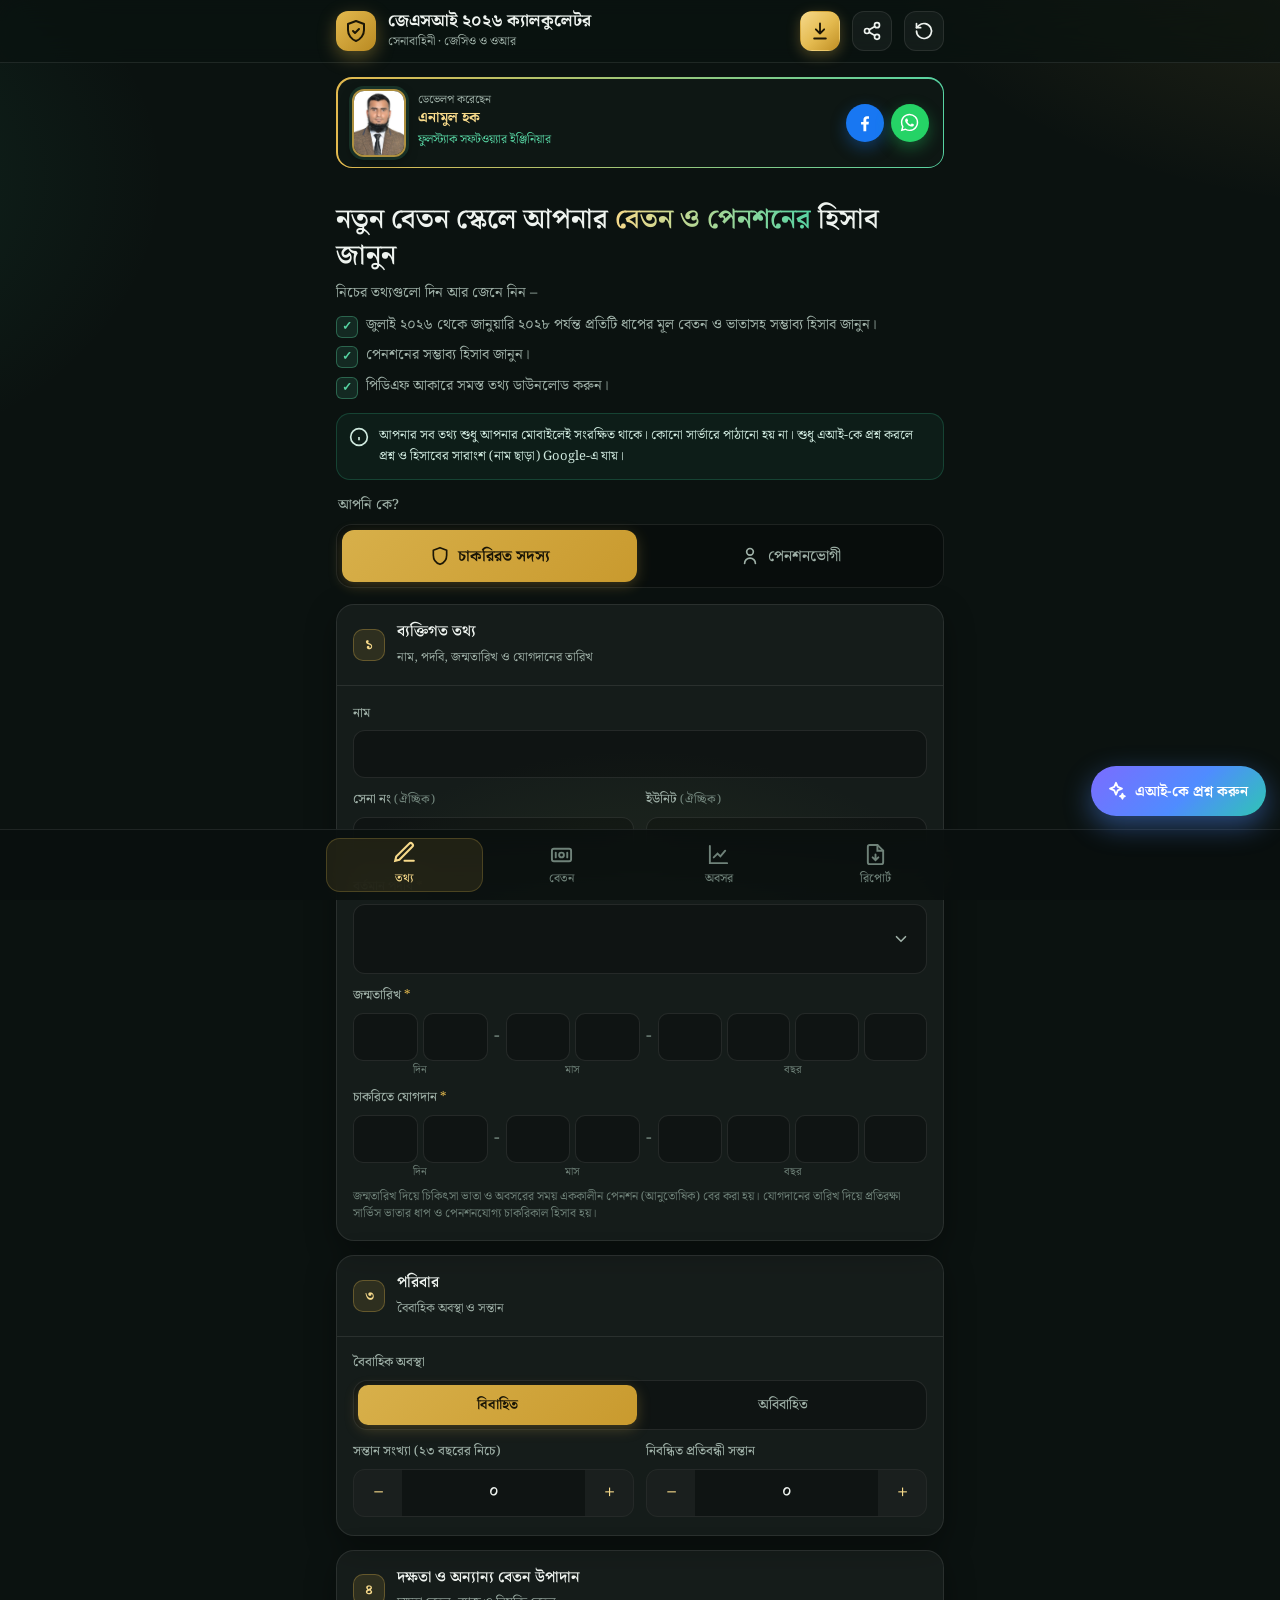
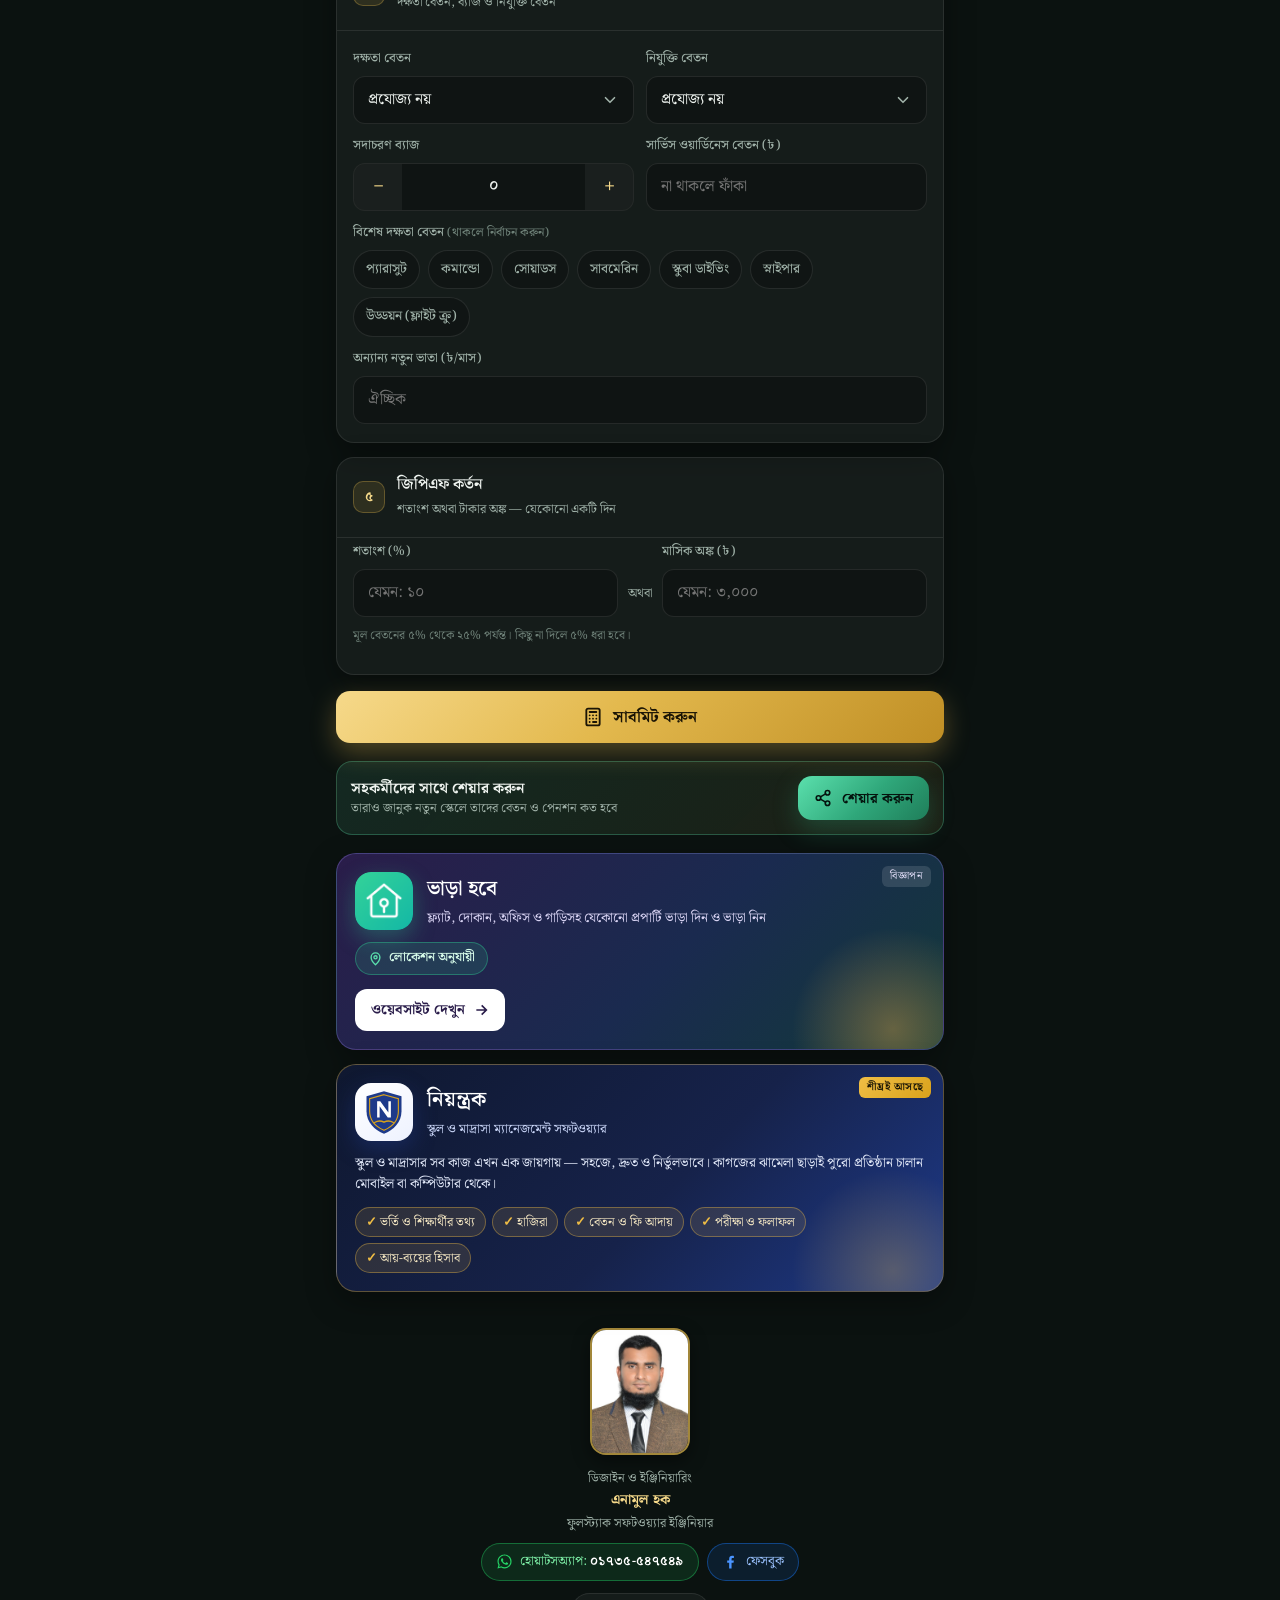
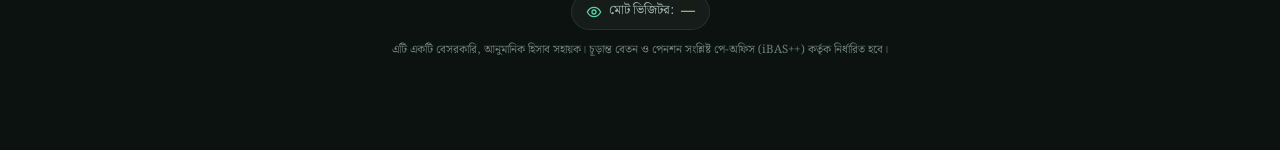
<file: index.html>
<!DOCTYPE html>
<html lang="bn">
<head>
  <meta charset="UTF-8" />
  <meta name="viewport" content="width=device-width, initial-scale=1, viewport-fit=cover" />
  <meta name="theme-color" content="#0b1210" />
  <title>জেএসআই ২০২৬ বেতন ও পেনশন ক্যালকুলেটর | সেনাবাহিনী জেসিও ও ওআর</title>
  <meta name="description" content="জেএসআই ০১/২০২৬ অনুযায়ী সেনাবাহিনীর জেসিও ও ওআর সদস্যদের নতুন মূল বেতন, ধাপে ধাপে বেতন বৃদ্ধি, ভাতা ও পেনশনের হিসাব — পিডিএফ রিপোর্টসহ।" />
  <meta name="author" content="এনামুল হক — ফুলস্ট্যাক সফটওয়্যার ইঞ্জিনিয়ার" />
  <!-- লিংক শেয়ার করলে যে প্রিভিউ দেখা যায় (Facebook, WhatsApp, Messenger, Telegram) -->
  <!-- __SITE__ ডিপ্লয়ের সময় সাইটের আসল ঠিকানায় বদলে যায় (.github/workflows/deploy.yml) -->
  <link rel="canonical" href="__SITE__" />
  <meta property="og:type" content="website" />
  <meta property="og:locale" content="bn_BD" />
  <meta property="og:site_name" content="JSI-2026" />
  <meta property="og:url" content="__SITE__" />
  <meta property="og:title" content="JSI-2026 | নতুন বেতন স্কেলে আপনার বেতন ও পেনশনের হিসাব" />
  <meta property="og:description" content="সেনাবাহিনীর জেসিও ও ওআর সদস্যদের জন্য জেএসআই ০১/২০২৬ অনুযায়ী নতুন মূল বেতন, ধাপে ধাপে বৃদ্ধি, ভাতা, পেনশন ও আনুতোষিকের হিসাব — এক মিনিটে, পিডিএফসহ, সম্পূর্ণ ফ্রি।" />
  <meta property="og:image" content="__SITE__assets/img/og-image-v2.jpg" />
  <meta property="og:image:width" content="1200" />
  <meta property="og:image:height" content="630" />
  <meta property="og:image:alt" content="JSI-2026 বেতন ও পেনশন ক্যালকুলেটর" />
  <meta name="twitter:card" content="summary_large_image" />
  <meta name="twitter:title" content="JSI-2026 | নতুন বেতন স্কেলে আপনার বেতন ও পেনশনের হিসাব" />
  <meta name="twitter:description" content="জেএসআই ০১/২০২৬ অনুযায়ী নতুন মূল বেতন, ভাতা ও পেনশনের হিসাব — পিডিএফসহ, সম্পূর্ণ ফ্রি।" />
  <meta name="twitter:image" content="__SITE__assets/img/og-image-v2.jpg" />
  <link rel="icon" href="assets/icon.svg" type="image/svg+xml" />
  <link rel="manifest" href="manifest.webmanifest" />
  <link rel="apple-touch-icon" href="assets/img/apple-touch-icon.png" />
  <meta name="mobile-web-app-capable" content="yes" />
  <meta name="apple-mobile-web-app-capable" content="yes" />
  <meta name="apple-mobile-web-app-status-bar-style" content="black-translucent" />
  <meta name="apple-mobile-web-app-title" content="JSI-2026" />
  <link rel="preload" href="assets/fonts/noto-serif-bengali-bengali-400-normal.woff2" as="font" type="font/woff2" crossorigin />
  <link rel="preload" href="assets/fonts/noto-serif-bengali-bengali-700-normal.woff2" as="font" type="font/woff2" crossorigin />
  <link rel="stylesheet" href="assets/css/style.css?v=dev" />
</head>
<body>

<header class="appbar">
  <div class="wrap">
    <div class="logo" aria-hidden="true">
      <svg viewBox="0 0 24 24" fill="none" stroke="currentColor" stroke-width="2" stroke-linecap="round" stroke-linejoin="round"><path d="M12 2 4 5v6c0 5 3.4 9.4 8 11 4.6-1.6 8-6 8-11V5l-8-3Z"/><path d="m9 12 2 2 4-4"/></svg>
    </div>
    <div class="brand">
      <h1>জেএসআই ২০২৬ ক্যালকুলেটর</h1>
      <p>সেনাবাহিনী · জেসিও ও ওআর</p>
    </div>
    <button class="icon-btn dl-btn" id="btn-install-top" title="অ্যাপ ডাউনলোড করুন" aria-label="অ্যাপ ডাউনলোড করুন">
      <svg viewBox="0 0 24 24" fill="none" stroke="currentColor" stroke-width="2.2" stroke-linecap="round" stroke-linejoin="round"><path d="M12 3v12M7 10l5 5 5-5"/><path d="M5 21h14"/></svg>
    </button>
    <button class="icon-btn" id="btn-share" title="শেয়ার করুন" aria-label="শেয়ার করুন">
      <svg viewBox="0 0 24 24" fill="none" stroke="currentColor" stroke-width="2" stroke-linecap="round" stroke-linejoin="round"><circle cx="18" cy="5" r="3"/><circle cx="6" cy="12" r="3"/><circle cx="18" cy="19" r="3"/><path d="m8.6 13.5 6.8 4M15.4 6.5l-6.8 4"/></svg>
    </button>
    <button class="icon-btn" id="btn-reset" title="সব তথ্য মুছুন" aria-label="সব তথ্য মুছুন">
      <svg viewBox="0 0 24 24" fill="none" stroke="currentColor" stroke-width="2" stroke-linecap="round" stroke-linejoin="round"><path d="M3 12a9 9 0 1 0 3-6.7L3 8"/><path d="M3 3v5h5"/></svg>
    </button>
  </div>
</header>

<main class="wrap">

  <div class="dev-ribbon">
    <div class="in">
      <img class="avatar" src="assets/img/developer-full.jpg" alt="এনামুল হক" width="54" height="68" />
      <div>
        <small>ডেভেলপ করেছেন</small>
        <b id="dev-name">এনামুল হক</b>
        <span class="role" id="dev-role">ফুলস্ট্যাক সফটওয়্যার ইঞ্জিনিয়ার</span>
      </div>
      <div class="dev-links">
        <a class="dev-fb" id="devFb" href="https://www.facebook.com/anamul.haque.22772" target="_blank" rel="noopener" aria-label="ফেসবুকে ফলো করুন"><svg viewBox="0 0 24 24" fill="currentColor" aria-hidden="true"><path d="M13.5 22v-8.2h2.8l.4-3.2h-3.2V8.6c0-.9.3-1.6 1.6-1.6h1.7V4.1c-.3 0-1.3-.1-2.5-.1-2.5 0-4.2 1.5-4.2 4.3v2.4H7.3v3.2h2.8V22h3.4Z"/></svg></a>
        <a class="dev-wa" id="devWa" href="https://wa.me/8801735547549" target="_blank" rel="noopener" aria-label="হোয়াটসঅ্যাপে যোগাযোগ"><svg viewBox="0 0 24 24" fill="currentColor" aria-hidden="true"><path d="M12.04 2C6.58 2 2.13 6.45 2.13 11.91c0 1.75.46 3.45 1.32 4.95L2.05 22l5.25-1.38a9.9 9.9 0 0 0 4.74 1.21h.01c5.46 0 9.91-4.45 9.91-9.91 0-2.65-1.03-5.14-2.9-7.01A9.82 9.82 0 0 0 12.04 2Zm0 18.15h-.01a8.2 8.2 0 0 1-4.19-1.15l-.3-.18-3.12.82.83-3.04-.2-.31a8.2 8.2 0 0 1-1.26-4.38c0-4.54 3.7-8.23 8.25-8.23 2.2 0 4.27.86 5.82 2.42a8.18 8.18 0 0 1 2.41 5.82c0 4.54-3.7 8.23-8.23 8.23Zm4.52-6.16c-.25-.12-1.47-.72-1.69-.81-.23-.08-.39-.12-.56.12-.17.25-.64.81-.78.97-.14.17-.29.19-.54.06-.25-.12-1.05-.39-1.99-1.23-.74-.66-1.23-1.47-1.38-1.72-.14-.25-.02-.38.11-.51.11-.11.25-.29.37-.43.12-.14.17-.25.25-.41.08-.17.04-.31-.02-.43-.06-.12-.56-1.34-.76-1.84-.2-.48-.41-.42-.56-.43h-.48c-.17 0-.43.06-.66.31-.23.25-.86.85-.86 2.07 0 1.22.89 2.4 1.01 2.56.12.17 1.75 2.67 4.24 3.74.59.26 1.05.41 1.41.52.59.19 1.13.16 1.56.1.48-.07 1.47-.6 1.67-1.18.21-.58.21-1.07.14-1.18-.06-.1-.22-.16-.47-.28Z"/></svg></a>
      </div>
    </div>
  </div>

  <!-- অ্যাপ ইনস্টলের পরামর্শ (শুধু মোবাইলে, ইনস্টল না করা থাকলে) -->
  <div class="install-card" id="installCard" hidden>
    <img src="assets/img/icon-192.png" alt="" width="46" height="46" />
    <div class="ic-t">
      <b>মোবাইলে অ্যাপ হিসেবে ইনস্টল করুন</b>
      <small>এক চাপে খুলবে, ইন্টারনেট ছাড়াও চলবে</small>
      <div class="ic-steps" id="installSteps" hidden></div>
    </div>
    <div class="ic-act">
      <button type="button" class="ic-btn" id="installBtn">ইনস্টল</button>
      <button type="button" class="ic-x" id="installClose" aria-label="বন্ধ করুন">×</button>
    </div>
  </div>

  <!-- ===================== ভিউ ১: তথ্য ===================== -->
  <section class="view active" id="view-input">
    <div class="hero">
      <h2>নতুন বেতন স্কেলে আপনার <em>বেতন ও পেনশনের</em> হিসাব জানুন</h2>
      <p>নিচের তথ্যগুলো দিন আর জেনে নিন –</p>
      <ul class="hero-list">
        <li>জুলাই ২০২৬ থেকে জানুয়ারি ২০২৮ পর্যন্ত প্রতিটি ধাপের মূল বেতন ও ভাতাসহ সম্ভাব্য হিসাব জানুন।</li>
        <li>পেনশনের সম্ভাব্য হিসাব জানুন।</li>
        <li>পিডিএফ আকারে সমস্ত তথ্য ডাউনলোড করুন।</li>
      </ul>
    </div>

    <div class="notice info">
      <svg viewBox="0 0 24 24" fill="none" stroke="currentColor" stroke-width="2"><circle cx="12" cy="12" r="10"/><path d="M12 16v-4M12 8h.01"/></svg>
      <div>আপনার সব তথ্য শুধু আপনার মোবাইলেই সংরক্ষিত থাকে। কোনো সার্ভারে পাঠানো হয় না। শুধু এআই-কে প্রশ্ন করলে প্রশ্ন ও হিসাবের সারাংশ (নাম ছাড়া) Google-এ যায়।</div>
    </div>

    <div class="mode-pick" role="radiogroup" aria-label="আপনি কে">
      <div class="mode-q">আপনি কে?</div>
      <div class="seg mode-seg" data-seg="mode">
        <button type="button" data-v="SERVING"><svg viewBox="0 0 24 24" fill="none" stroke="currentColor" stroke-width="2" stroke-linecap="round" stroke-linejoin="round"><path d="M12 2 4 5v6c0 5 3.4 9.4 8 11 4.6-1.6 8-6 8-11V5l-8-3Z"/></svg>চাকরিরত সদস্য</button>
        <button type="button" data-v="RETIRED"><svg viewBox="0 0 24 24" fill="none" stroke="currentColor" stroke-width="2" stroke-linecap="round" stroke-linejoin="round"><circle cx="12" cy="7" r="4"/><path d="M5.5 21a6.5 6.5 0 0 1 13 0"/></svg>পেনশনভোগী</button>
      </div>
    </div>

    <form id="form" autocomplete="off" onsubmit="return false">

      <!-- ১. ব্যক্তিগত তথ্য -->
      <div class="card acc open">
        <div class="acc-head">
          <span class="num">১</span>
          <span class="t"><b>ব্যক্তিগত তথ্য</b><small>নাম, পদবি, জন্মতারিখ ও যোগদানের তারিখ</small></span>
        </div>
        <div class="acc-body"><div><div class="acc-inner">
          <div class="grid">
            <div class="field full"><label>নাম</label><input class="input" id="name" /></div>
            <div class="field"><label>সেনা নং <span class="hint">(ঐচ্ছিক)</span></label><input class="input" id="baNo" inputmode="numeric" /></div>
            <div class="field"><label>ইউনিট <span class="hint">(ঐচ্ছিক)</span></label><input class="input" id="unit" /></div>
            <div class="field full"><label>বর্তমান পদবি <span class="req">*</span></label><select class="input" id="rank"></select></div>
            <div class="field full"><label>জন্মতারিখ <span class="req">*</span></label><input class="input date-in" type="text" inputmode="numeric" maxlength="10" placeholder="দিন-মাস-বছর" autocomplete="off" id="dob" /></div>
            <div class="field full"><label>চাকরিতে যোগদান <span class="req">*</span></label><input class="input date-in" type="text" inputmode="numeric" maxlength="10" placeholder="দিন-মাস-বছর" autocomplete="off" id="joinDate" /></div>
          </div>
          <p class="hint" style="margin:10px 0 0">জন্মতারিখ দিয়ে চিকিৎসা ভাতা ও অবসরের সময় এককালীন পেনশন (আনুতোষিক) বের করা হয়। যোগদানের তারিখ দিয়ে প্রতিরক্ষা সার্ভিস ভাতার ধাপ ও পেনশনযোগ্য চাকরিকাল হিসাব হয়।</p>
        </div></div></div>
      </div>

      <!-- ২. মূল বেতন (পদবি দেওয়ার পর দেখা যায়) -->
      <div class="card acc open" id="secBasic" hidden>
        <div class="acc-head">
          <span class="num">২</span>
          <span class="t"><b>৩০ জুন ২০২৬-এর মূল বেতন</b><small>জেএসআই ০১/২০১৬ অনুযায়ী আহরিত মূল বেতন</small></span>
        </div>
        <div class="acc-body"><div><div class="acc-inner">
          <div class="grid">
            <div class="field full" id="oldBasicField"><label>বর্তমান মূল বেতন (৳) <span class="req">*</span></label>
              <select class="input" id="oldBasicSel"></select>
              <input class="input" id="oldBasic" inputmode="numeric" placeholder="মূল বেতন লিখুন" hidden /></div>
          </div>
          <p class="hint" id="oldStartHint" style="margin:8px 0 0"></p>
        </div></div></div>
      </div>

      <!-- ৩. পরিবার -->
      <div class="card acc open">
        <div class="acc-head">
          <span class="num">৩</span>
          <span class="t"><b>পরিবার</b><small>বৈবাহিক অবস্থা ও সন্তান</small></span>
        </div>
        <div class="acc-body"><div><div class="acc-inner">
          <div class="field"><label>বৈবাহিক অবস্থা</label>
            <div class="seg" data-seg="marital"><button type="button" data-v="MARRIED">বিবাহিত</button><button type="button" data-v="UNMARRIED">অবিবাহিত</button></div>
          </div>
          <div class="grid" style="margin-top:12px">
            <div class="field"><label>সন্তান সংখ্যা (২৩ বছরের নিচে)</label><div class="stepper" data-step="children"><button type="button" data-d="-1">−</button><output>০</output><button type="button" data-d="1">+</button></div></div>
            <div class="field"><label>নিবন্ধিত প্রতিবন্ধী সন্তান</label><div class="stepper" data-step="disabledChildren"><button type="button" data-d="-1">−</button><output>০</output><button type="button" data-d="1">+</button></div></div>
          </div>
        </div></div></div>
      </div>

      <!-- ৪. বেতন উপাদান -->
      <div class="card acc open">
        <div class="acc-head">
          <span class="num">৪</span>
          <span class="t"><b>দক্ষতা ও অন্যান্য বেতন উপাদান</b><small>দক্ষতা বেতন, ব্যাজ ও নিযুক্তি বেতন</small></span>
        </div>
        <div class="acc-body"><div><div class="acc-inner">
          <div class="grid">
            <div class="field"><label>দক্ষতা বেতন</label><select class="input" id="skill"></select></div>
            <div class="field"><label>নিযুক্তি বেতন</label><select class="input" id="appointment"></select></div>
            <div class="field"><label>সদাচরণ ব্যাজ</label><div class="stepper" data-step="badges"><button type="button" data-d="-1">−</button><output>০</output><button type="button" data-d="1">+</button></div></div>
            <div class="field"><label>সার্ভিস ওয়ার্ডিনেস বেতন (৳)</label><input class="input" id="serviceWardenship" inputmode="numeric" placeholder="না থাকলে ফাঁকা" /></div>
          </div>
          <div class="field"><label>বিশেষ দক্ষতা বেতন <span class="hint">(থাকলে নির্বাচন করুন)</span></label><div class="chips" id="specials"></div></div>
          <div class="field"><label>অন্যান্য নতুন ভাতা (৳/মাস)</label><input class="input" id="otherNew" inputmode="numeric" placeholder="ঐচ্ছিক" /></div>
        </div></div></div>
      </div>

      <!-- ৫. জিপিএফ কর্তন -->
      <div class="card acc open">
        <div class="acc-head">
          <span class="num">৫</span>
          <span class="t"><b>জিপিএফ কর্তন</b><small>শতাংশ অথবা টাকার অঙ্ক — যেকোনো একটি দিন</small></span>
        </div>
        <div class="acc-body"><div><div class="acc-inner">
          <div class="gpf-pair">
            <div class="field"><label>শতাংশ (%)</label><input class="input" id="gpfPct" inputmode="decimal" placeholder="যেমন: ১০" /></div>
            <span class="gpf-or">অথবা</span>
            <div class="field"><label>মাসিক অঙ্ক (৳)</label><input class="input" id="gpfAmt" inputmode="numeric" placeholder="যেমন: ৩,০০০" /></div>
          </div>
          <p class="hint" id="gpfHint">মূল বেতনের ৫% থেকে ২৫% পর্যন্ত। কিছু না দিলে ৫% ধরা হবে।</p>
        </div></div></div>
      </div>

      <div class="form-submit">
        <button type="button" class="btn btn-primary btn-block" id="btn-calc">
          <svg viewBox="0 0 24 24" fill="none" stroke="currentColor" stroke-width="2.2" stroke-linecap="round"><rect x="4" y="2" width="16" height="20" rx="2"/><path d="M8 6h8M8 10h.01M12 10h.01M16 10h.01M8 14h.01M12 14h.01M16 14h.01M8 18h.01M12 18h4"/></svg>
          সাবমিট করুন
        </button>
      </div>
    </form>

    <!-- ===== পেনশনভোগী (১ জুলাই ২০২৬-এর আগে অবসরপ্রাপ্ত) ===== -->
    <div id="penForm" hidden>
      <div class="card pen-card">
        <div class="pen-head">
          <span class="num">১</span>
          <div><b>পেনশনের তথ্য</b><small>১ জুলাই ২০২৬-এর আগে অবসরপ্রাপ্তদের জন্য</small></div>
        </div>
        <div class="field"><label>পেনশনভোগীর নাম <span class="hint">(ঐচ্ছিক)</span></label><input class="input" id="penName" placeholder="যেমন: মোঃ আব্দুল করিম" /></div>
        <div class="field"><label>পেনশনের ধরন</label>
          <div class="seg" data-seg="penType"><button type="button" data-v="SELF">নিজের পেনশন</button><button type="button" data-v="FAMILY">পারিবারিক পেনশন</button></div>
        </div>
        <div class="field"><label>৩০ জুন ২০২৬ তারিখে মাসিক নিট পেনশন (৳) <span class="req">*</span></label>
          <input class="input pen-big" id="penNet" inputmode="numeric" placeholder="যেমন: ১৫০০০" />
          <span class="hint">পেনশন বই বা ব্যাংকের হিসাবে জুন ২০২৬-এ যত টাকা মাসিক পেনশন পেয়েছেন (চিকিৎসা ভাতা ছাড়া)</span>
        </div>
        <div class="field"><label>পেনশনভোগীর জন্মতারিখ <span class="req">*</span></label><input class="input date-in" type="text" inputmode="numeric" maxlength="10" placeholder="দিন-মাস-বছর" autocomplete="off" id="penDob" /></div>
        <div class="grid" style="margin-top:12px">
          <div class="field"><label>রেশন: প্রাপ্তবয়স্ক সদস্য</label><div class="stepper" data-step="penAdults"><button type="button" data-d="-1">−</button><output>০</output><button type="button" data-d="1">+</button></div></div>
          <div class="field"><label>রেশন: ১২ বছরের নিচের সন্তান</label><div class="stepper" data-step="penChildren"><button type="button" data-d="-1">−</button><output>০</output><button type="button" data-d="1">+</button></div></div>
        </div>
        <p class="hint" style="margin:10px 0 0">নিজেসহ পরিবারের প্রাপ্তবয়স্ক সদস্য গুনুন। ১২ বছর ও তার বেশি বয়সী সন্তানও প্রাপ্তবয়স্ক হিসেবে ধরা হয়।</p>
      </div>
      <div class="form-submit">
        <button type="button" class="btn btn-primary btn-block" id="btn-pen-calc">
          <svg viewBox="0 0 24 24" fill="none" stroke="currentColor" stroke-width="2.2" stroke-linecap="round"><rect x="4" y="2" width="16" height="20" rx="2"/><path d="M8 6h8M8 10h.01M12 10h.01M16 10h.01M8 14h.01M12 14h.01M16 14h.01M8 18h.01M12 18h4"/></svg>
          পেনশন হিসাব করুন
        </button>
      </div>
    </div>
  </section>

  <!-- ===================== ভিউ ২: বেতন ===================== -->
  <section class="view" id="view-salary">
    <div id="salary-out"></div>
  </section>

  <!-- ===================== ভিউ ৩: অবসর ===================== -->
  <section class="view" id="view-pension">
    <div class="card retired-note">
      <div class="empty">
        <div class="em">👴</div>
        <b>আপনি পেনশনভোগী হিসেবে তথ্য দিয়েছেন</b>
        <p>এই অংশটি চাকরিরত সদস্যদের ভবিষ্যৎ পেনশনের জন্য। আপনার নতুন পেনশনের হিসাব "পেনশন" ট্যাবে দেখুন।</p>
        <button class="btn btn-primary" onclick="document.querySelector('[data-view=salary]').click()">আমার পেনশনের হিসাব</button>
      </div>
    </div>
    <div class="hero">
      <span class="chip">★ অবসর ও পেনশন</span>
      <h2>অবসরে আপনার <em>সম্ভাব্য পেনশন</em></h2>
      <p>অবসরের সম্ভাব্য তারিখ ও তখনকার পদবি দিন। পথে কোনো পদোন্নতির সম্ভাবনা থাকলে সেটাও যোগ করুন।</p>
    </div>
    <div class="card">
      <div class="grid">
        <div class="field full"><label>পেনশনে যাওয়ার সম্ভাব্য তারিখ <span class="req">*</span></label><input class="input date-in" type="text" inputmode="numeric" maxlength="10" placeholder="দিন-মাস-বছর" autocomplete="off" id="retireDate" /></div>
      </div>
      <div class="field"><label>সম্ভাব্য পদোন্নতি (তারিখসহ)</label>
        <div id="promoList"></div>
        <button type="button" class="btn btn-ghost btn-block" id="btn-add-promo" style="height:46px;margin-top:10px;font-size:14.5px">
          <svg viewBox="0 0 24 24" fill="none" stroke="currentColor" stroke-width="2.2" stroke-linecap="round"><path d="M12 5v14M5 12h14"/></svg> পদোন্নতি যোগ করুন
        </button>
      </div>
      <div class="grid" style="margin-top:12px">
        <div class="field"><label>রেশন: প্রাপ্তবয়স্ক সদস্য</label><div class="stepper" data-step="rationAdults"><button type="button" data-d="-1">−</button><output>০</output><button type="button" data-d="1">+</button></div></div>
        <div class="field"><label>রেশন: ১২ বছরের নিচের সন্তান</label><div class="stepper" data-step="rationChildren"><button type="button" data-d="-1">−</button><output>০</output><button type="button" data-d="1">+</button></div></div>
      </div>
      <p class="hint" style="margin:10px 0 0">নিজেসহ পরিবারের প্রাপ্তবয়স্ক সদস্য গুনুন। ১২ বছর ও তার বেশি বয়সী সন্তানও প্রাপ্তবয়স্ক হিসেবে ধরা হয়।</p>
      <button type="button" class="btn btn-green btn-block" id="btn-pension" style="margin-top:16px">
        <svg viewBox="0 0 24 24" fill="none" stroke="currentColor" stroke-width="2.2" stroke-linecap="round"><path d="M3 3v18h18"/><path d="m7 15 4-4 3 3 5-6"/></svg> পেনশন হিসাব করুন
      </button>
    </div>
    <div id="pension-out"></div>
  </section>

  <!-- ===================== ভিউ ৪: রিপোর্ট ===================== -->
  <section class="view" id="view-report">
    <div class="hero">
      <span class="chip">★ পিডিএফ রিপোর্ট</span>
      <h2>সম্পূর্ণ হিসাব <em>পিডিএফ আকারে</em> ডাউনলোড করুন</h2>
      <p>প্রতিটি রিপোর্টে বিস্তারিত হিসাব, সূত্র ও প্রযোজ্য অনুচ্ছেদের উল্লেখ থাকে।</p>
    </div>
    <button class="report-btn pen-only" data-report="retired" hidden>
      <span class="ri g2"><svg viewBox="0 0 24 24" fill="none" stroke="currentColor" stroke-width="2" stroke-linecap="round"><path d="M14 2H6a2 2 0 0 0-2 2v16a2 2 0 0 0 2 2h12a2 2 0 0 0 2-2V8z"/><path d="M14 2v6h6M12 18v-6M9 15l3 3 3-3"/></svg></span>
      <span class="rt"><b>পেনশনভোগীর রিপোর্ট (জুলাই ২০২৬ – জানুয়ারি ২০২৮)</b><small>নতুন নিট পেনশন, প্রতিটি ধাপের বৃদ্ধি, চিকিৎসা ও রেশন ভাতা এবং বার্ষিক ভাতা</small></span>
    </button>
    <button class="report-btn serv-only" data-report="salary">
      <span class="ri g1"><svg viewBox="0 0 24 24" fill="none" stroke="currentColor" stroke-width="2" stroke-linecap="round"><path d="M14 2H6a2 2 0 0 0-2 2v16a2 2 0 0 0 2 2h12a2 2 0 0 0 2-2V8z"/><path d="M14 2v6h6M12 18v-6M9 15l3 3 3-3"/></svg></span>
      <span class="rt"><b>বেতন রিপোর্ট (জুলাই ২০২৬ – জানুয়ারি ২০২৮)</b><small>বেতন নির্ধারণ, চার ধাপের মূল বেতন, বৃদ্ধি, ভাতা, কর্তন ও হাতে পাওয়া বেতন</small></span>
    </button>
    <button class="report-btn serv-only" data-report="pension">
      <span class="ri g2"><svg viewBox="0 0 24 24" fill="none" stroke="currentColor" stroke-width="2" stroke-linecap="round"><path d="M14 2H6a2 2 0 0 0-2 2v16a2 2 0 0 0 2 2h12a2 2 0 0 0 2-2V8z"/><path d="M14 2v6h6M12 18v-6M9 15l3 3 3-3"/></svg></span>
      <span class="rt"><b>অবসর ও পেনশন রিপোর্ট</b><small>শেষ মূল বেতন, মাসিক পেনশন, এককালীন আনুতোষিক, ছুটি নগদায়ন ও অন্যান্য সুবিধা</small></span>
    </button>
    <button class="report-btn serv-only" data-report="all">
      <span class="ri g3"><svg viewBox="0 0 24 24" fill="none" stroke="currentColor" stroke-width="2" stroke-linecap="round"><path d="M4 4h10l6 6v10a0 0 0 0 1 0 0H4z"/><path d="M8 13h8M8 17h5M14 4v6h6"/></svg></span>
      <span class="rt"><b>সম্পূর্ণ রিপোর্ট (সব একসাথে)</b><small>বেতন ও পেনশনের সব হিসাব একটি পিডিএফে</small></span>
    </button>
    <div class="notice" style="margin-top:6px">
      <svg viewBox="0 0 24 24" fill="none" stroke="currentColor" stroke-width="2"><circle cx="12" cy="12" r="10"/><path d="M12 16v-4M12 8h.01"/></svg>
      <div>রিপোর্ট তৈরির আগে "তথ্য" অংশে প্রয়োজনীয় তথ্য দিন। পেনশন রিপোর্টের জন্য "অবসর" অংশে অবসরের তারিখও দিতে হবে।</div>
    </div>
  </section>

  <div class="share-card">
    <div class="sc-t"><b>সহকর্মীদের সাথে শেয়ার করুন</b><small>তারাও জানুক নতুন স্কেলে তাদের বেতন ও পেনশন কত হবে</small></div>
    <button type="button" class="btn btn-green" id="btn-share2">
      <svg viewBox="0 0 24 24" fill="none" stroke="currentColor" stroke-width="2.2" stroke-linecap="round" stroke-linejoin="round"><circle cx="18" cy="5" r="3"/><circle cx="6" cy="12" r="3"/><circle cx="18" cy="19" r="3"/><path d="m8.6 13.5 6.8 4M15.4 6.5l-6.8 4"/></svg>
      শেয়ার করুন
    </button>
  </div>

  <a class="ad" id="ad" target="_blank" rel="noopener">
    <span class="tag">বিজ্ঞাপন</span>
    <div class="row">
      <img class="ad-logo" src="assets/img/varahobey-logo.png" alt="ভাড়া হবে লোগো" width="58" height="58" />
      <div><h4 id="ad-title">ভাড়া হবে</h4><p id="ad-tag"></p></div>
    </div>
    <ul class="ad-feats" id="ad-feats"></ul>
    <span class="go"><span id="ad-cta">ওয়েবসাইট দেখুন</span> <svg width="16" height="16" viewBox="0 0 24 24" fill="none" stroke="currentColor" stroke-width="2.5"><path d="M5 12h14M13 5l7 7-7 7"/></svg></span>
  </a>

  <a class="ad ad2" id="ad2" target="_blank" rel="noopener">
    <span class="tag soon">শীঘ্রই আসছে</span>
    <div class="row">
      <div class="ad2-ic"><img src="assets/img/niyontrok-crest.svg" alt="নিয়ন্ত্রক লোগো" width="40" height="45" /></div>
      <div><h4 id="ad2-title"></h4><p id="ad2-sub" class="ad2-sub"></p></div>
    </div>
    <p id="ad2-tag" class="ad2-tag"></p>
    <ul class="ad2-feats" id="ad2-feats"></ul>
  </a>

  <footer class="footer">
    <img class="dev-photo" src="assets/img/developer-full.jpg" alt="এনামুল হক" width="100" height="127" loading="lazy" />
    <div>ডিজাইন ও ইঞ্জিনিয়ারিং</div>
    <div class="devname">এনামুল হক</div>
    <div>ফুলস্ট্যাক সফটওয়্যার ইঞ্জিনিয়ার</div>
    <div class="contact-pills">
      <a class="wa-pill" id="footWa" href="https://wa.me/8801735547549" target="_blank" rel="noopener"><svg viewBox="0 0 24 24" fill="currentColor" aria-hidden="true"><path d="M12.04 2C6.58 2 2.13 6.45 2.13 11.91c0 1.75.46 3.45 1.32 4.95L2.05 22l5.25-1.38a9.9 9.9 0 0 0 4.74 1.21h.01c5.46 0 9.91-4.45 9.91-9.91 0-2.65-1.03-5.14-2.9-7.01A9.82 9.82 0 0 0 12.04 2Zm0 18.15h-.01a8.2 8.2 0 0 1-4.19-1.15l-.3-.18-3.12.82.83-3.04-.2-.31a8.2 8.2 0 0 1-1.26-4.38c0-4.54 3.7-8.23 8.25-8.23 2.2 0 4.27.86 5.82 2.42a8.18 8.18 0 0 1 2.41 5.82c0 4.54-3.7 8.23-8.23 8.23Zm4.52-6.16c-.25-.12-1.47-.72-1.69-.81-.23-.08-.39-.12-.56.12-.17.25-.64.81-.78.97-.14.17-.29.19-.54.06-.25-.12-1.05-.39-1.99-1.23-.74-.66-1.23-1.47-1.38-1.72-.14-.25-.02-.38.11-.51.11-.11.25-.29.37-.43.12-.14.17-.25.25-.41.08-.17.04-.31-.02-.43-.06-.12-.56-1.34-.76-1.84-.2-.48-.41-.42-.56-.43h-.48c-.17 0-.43.06-.66.31-.23.25-.86.85-.86 2.07 0 1.22.89 2.4 1.01 2.56.12.17 1.75 2.67 4.24 3.74.59.26 1.05.41 1.41.52.59.19 1.13.16 1.56.1.48-.07 1.47-.6 1.67-1.18.21-.58.21-1.07.14-1.18-.06-.1-.22-.16-.47-.28Z"/></svg><span>হোয়াটসঅ্যাপ: <b id="footWaNum">০১৭৩৫-৫৪৭৫৪৯</b></span></a>
      <a class="wa-pill fb-pill" id="footFb" href="https://www.facebook.com/anamul.haque.22772" target="_blank" rel="noopener"><svg viewBox="0 0 24 24" fill="currentColor" aria-hidden="true"><path d="M13.5 22v-8.2h2.8l.4-3.2h-3.2V8.6c0-.9.3-1.6 1.6-1.6h1.7V4.1c-.3 0-1.3-.1-2.5-.1-2.5 0-4.2 1.5-4.2 4.3v2.4H7.3v3.2h2.8V22h3.4Z"/></svg><span>ফেসবুক</span></a>
    </div>
    <div class="site-meta">
      <div class="visit-count" id="visitCount">
        <svg viewBox="0 0 24 24" fill="none" stroke="currentColor" stroke-width="2" stroke-linecap="round" stroke-linejoin="round"><path d="M2 12s3.5-7 10-7 10 7 10 7-3.5 7-10 7S2 12 2 12Z"/><circle cx="12" cy="12" r="3"/></svg>
        মোট ভিজিটর: <b id="visitNum">…</b>
      </div>
      <div class="visit-count" id="lastUpdated" data-updated="__UPDATED__" hidden>
        <svg viewBox="0 0 24 24" fill="none" stroke="currentColor" stroke-width="2" stroke-linecap="round" stroke-linejoin="round"><path d="M21 12a9 9 0 1 1-3-6.7L21 8"/><path d="M21 3v5h-5"/><path d="M12 7v5l3 2"/></svg>
        শেষ আপডেট: <b id="lastUpdatedText"></b>
      </div>
    </div>
    <div style="margin-top:10px;font-size:11.5px;color:var(--dim)">এটি একটি বেসরকারি, আনুমানিক হিসাব সহায়ক। চূড়ান্ত বেতন ও পেনশন সংশ্লিষ্ট পে-অফিস (iBAS++) কর্তৃক নির্ধারিত হবে।</div>
  </footer>
</main>

<!-- তালিকা থেকে বাছাই (ড্রপডাউনের বদলে ডার্ক থিমের তালিকা) -->
<div class="pick-sheet" id="pickSheet" hidden>
  <div class="ps-panel" role="dialog" aria-modal="true" aria-labelledby="psTitle">
    <div class="ps-head"><b id="psTitle"></b><button type="button" class="ss-x" id="psClose" aria-label="বন্ধ করুন">×</button></div>
    <div class="ps-list" id="psList" role="listbox"></div>
  </div>
</div>

<!-- নিশ্চিতকরণ বাক্স -->
<div class="cf-modal" id="confirmBox" hidden>
  <div class="cf-panel" role="alertdialog" aria-modal="true" aria-labelledby="cfTitle" aria-describedby="cfText">
    <div class="cf-ic"><svg viewBox="0 0 24 24" fill="none" stroke="currentColor" stroke-width="2" stroke-linecap="round" stroke-linejoin="round"><path d="M3 6h18M8 6V4h8v2M19 6l-1 14H6L5 6M10 11v6M14 11v6"/></svg></div>
    <h3 id="cfTitle"></h3>
    <p id="cfText"></p>
    <div class="cf-btns">
      <button type="button" class="btn btn-ghost" id="cfCancel">বাতিল</button>
      <button type="button" class="btn cf-danger" id="cfOk"></button>
    </div>
  </div>
</div>

<div class="share-sheet" id="shareSheet" hidden>
  <div class="ss-panel" role="dialog" aria-label="শেয়ার করুন">
    <div class="ss-head"><b>শেয়ার করুন</b><button type="button" class="ss-x" id="shareClose" aria-label="বন্ধ করুন">×</button></div>
    <div class="ss-grid">
      <a id="sh-wa" target="_blank" rel="noopener"><span class="ss-ic wa">W</span>WhatsApp</a>
      <a id="sh-fb" target="_blank" rel="noopener"><span class="ss-ic fb">f</span>Facebook</a>
      <a id="sh-ms" target="_blank" rel="noopener"><span class="ss-ic ms">m</span>Messenger</a>
      <a id="sh-tg" target="_blank" rel="noopener"><span class="ss-ic tg">t</span>Telegram</a>
    </div>
    <button type="button" class="btn btn-ghost btn-block" id="sh-copy">লিংক কপি করুন</button>
  </div>
</div>

<nav class="bottom-nav">
  <div class="wrap">
    <span class="nav-ind" id="navInd"></span>
    <button class="nav-btn active" data-view="input"><svg viewBox="0 0 24 24" fill="none" stroke="currentColor" stroke-width="2" stroke-linecap="round"><path d="M12 20h9"/><path d="M16.5 3.5a2.1 2.1 0 0 1 3 3L7 19l-4 1 1-4Z"/></svg>তথ্য</button>
    <button class="nav-btn" data-view="salary"><svg viewBox="0 0 24 24" fill="none" stroke="currentColor" stroke-width="2" stroke-linecap="round"><rect x="2" y="6" width="20" height="13" rx="2"/><circle cx="12" cy="12.5" r="2.5"/><path d="M6 10v5M18 10v5"/></svg>বেতন</button>
    <button class="nav-btn" data-view="pension"><svg viewBox="0 0 24 24" fill="none" stroke="currentColor" stroke-width="2" stroke-linecap="round"><path d="M3 3v18h18"/><path d="m7 15 4-4 3 3 5-6"/></svg>অবসর</button>
    <button class="nav-btn" data-view="report"><svg viewBox="0 0 24 24" fill="none" stroke="currentColor" stroke-width="2" stroke-linecap="round"><path d="M14 2H6a2 2 0 0 0-2 2v16a2 2 0 0 0 2 2h12a2 2 0 0 0 2-2V8z"/><path d="M14 2v6h6M12 18v-6M9 15l3 3 3-3"/></svg>রিপোর্ট</button>
  </div>
</nav>

<div class="fb-pop-wrap" id="fbPop" hidden>
  <div class="fb-pop" role="dialog" aria-modal="true" aria-labelledby="fbPopTitle">
    <button type="button" class="fb-pop-x" id="fbPopX" aria-label="বন্ধ করুন">×</button>
    <div class="fb-pop-ok"><svg viewBox="0 0 24 24" fill="none" stroke="currentColor" stroke-width="2.2" stroke-linecap="round" stroke-linejoin="round"><circle cx="12" cy="12" r="10"/><path d="m8 12 3 3 5-6"/></svg>আপনার রিপোর্ট ডাউনলোড হচ্ছে</div>
    <p id="fbPopTitle">জেএসআই সংশোধনী ও বকেয়ার নতুন আপডেট মিস করতে না চাইলে ফেসবুকে ফলো করুন</p>
    <div class="fb-pop-btns">
      <a class="fb-btn" id="fbPopGo" target="_blank" rel="noopener">ফলো করুন</a>
      <button type="button" class="fb-later" id="fbPopLater">পরে</button>
    </div>
  </div>
</div>
<div class="fb-pop-wrap" id="adPop" hidden>
  <div class="fb-pop ad-pop" role="dialog" aria-modal="true" aria-labelledby="adPopTitle">
    <button type="button" class="fb-pop-x" id="adPopX" aria-label="বন্ধ করুন">×</button>
    <span class="ap-tag">বিজ্ঞাপন</span>
    <div class="ad-pop-head">
      <img src="assets/img/varahobey-logo.png" alt="ভাড়া হবে লোগো" width="56" height="56" />
      <h4 id="adPopTitle">ভাড়া হবে</h4>
    </div>
    <p id="adPopTag"></p>
    <div class="fb-pop-btns">
      <a class="fb-btn ad-go" id="adPopGo" target="_blank" rel="noopener">ওয়েবসাইট দেখুন</a>
      <button type="button" class="fb-later" id="adPopLater">পরে</button>
    </div>
  </div>
</div>
<div class="fb-pop-wrap" id="installSheet" hidden>
  <div class="fb-pop inst-pop" role="dialog" aria-modal="true" aria-labelledby="instTitle">
    <button type="button" class="fb-pop-x" id="instX" aria-label="বন্ধ করুন">×</button>
    <div class="inst-head"><img src="assets/img/icon-192.png" alt="" width="52" height="52" /><div><b id="instTitle">JSI-2026 অ্যাপ ডাউনলোড</b><small>এক চাপে খুলবে, ইন্টারনেট ছাড়াও চলবে</small></div></div>
    <div id="instBody"></div>
  </div>
</div>
<div class="toast" id="toast"></div>
<div class="overlay" id="overlay"><div class="loader"><div class="spinner"></div><div id="overlay-text">পিডিএফ তৈরি হচ্ছে…</div></div></div>
<div id="pdf-stage" aria-hidden="true"></div>

<script src="assets/js/data.js?v=dev"></script>
<script src="assets/js/calc.js?v=dev"></script>
<script src="assets/js/app.js?v=dev"></script>
<script src="assets/vendor/html2pdf.bundle.min.js" defer></script>
<script src="assets/vendor/qrcode-generator.min.js" defer></script>
<script src="assets/js/counter.js?v=dev" defer></script>
<script src="assets/js/ai.js?v=dev"></script>
</body>
</html>
</file>
<file: assets/css/style.css>
/* ============== ফন্ট ============== */
/* Noto Serif Bengali — SIL Open Font License 1.1 (assets/fonts/OFL-noto-serif-bengali.txt) */
@font-face { font-family: 'Noto Serif Bengali'; font-style: normal; font-weight: 400; font-display: swap; src: url(../fonts/noto-serif-bengali-bengali-400-normal.woff2) format('woff2'); unicode-range: U+0951-0952,U+0964-0965,U+0980-09FE,U+1CD0,U+1CD2,U+1CD5-1CD6,U+1CD8,U+1CE1,U+1CEA,U+1CED,U+1CF2,U+1CF5-1CF7,U+200C-200D,U+20B9,U+25CC,U+A8F1; }
@font-face { font-family: 'Noto Serif Bengali'; font-style: normal; font-weight: 500; font-display: swap; src: url(../fonts/noto-serif-bengali-bengali-500-normal.woff2) format('woff2'); unicode-range: U+0951-0952,U+0964-0965,U+0980-09FE,U+1CD0,U+1CD2,U+1CD5-1CD6,U+1CD8,U+1CE1,U+1CEA,U+1CED,U+1CF2,U+1CF5-1CF7,U+200C-200D,U+20B9,U+25CC,U+A8F1; }
@font-face { font-family: 'Noto Serif Bengali'; font-style: normal; font-weight: 600; font-display: swap; src: url(../fonts/noto-serif-bengali-bengali-600-normal.woff2) format('woff2'); unicode-range: U+0951-0952,U+0964-0965,U+0980-09FE,U+1CD0,U+1CD2,U+1CD5-1CD6,U+1CD8,U+1CE1,U+1CEA,U+1CED,U+1CF2,U+1CF5-1CF7,U+200C-200D,U+20B9,U+25CC,U+A8F1; }
@font-face { font-family: 'Noto Serif Bengali'; font-style: normal; font-weight: 700; font-display: swap; src: url(../fonts/noto-serif-bengali-bengali-700-normal.woff2) format('woff2'); unicode-range: U+0951-0952,U+0964-0965,U+0980-09FE,U+1CD0,U+1CD2,U+1CD5-1CD6,U+1CD8,U+1CE1,U+1CEA,U+1CED,U+1CF2,U+1CF5-1CF7,U+200C-200D,U+20B9,U+25CC,U+A8F1; }
@font-face { font-family: 'Noto Serif Bengali'; font-style: normal; font-weight: 400; font-display: swap; src: url(../fonts/noto-serif-bengali-latin-400-normal.woff2) format('woff2'); unicode-range: U+0000-00FF,U+0131,U+0152-0153,U+02BB-02BC,U+02C6,U+02DA,U+02DC,U+0304,U+0308,U+0329,U+2000-206F,U+20AC,U+2122,U+2191,U+2193,U+2212,U+2215,U+FEFF,U+FFFD; }
@font-face { font-family: 'Noto Serif Bengali'; font-style: normal; font-weight: 500; font-display: swap; src: url(../fonts/noto-serif-bengali-latin-500-normal.woff2) format('woff2'); unicode-range: U+0000-00FF,U+0131,U+0152-0153,U+02BB-02BC,U+02C6,U+02DA,U+02DC,U+0304,U+0308,U+0329,U+2000-206F,U+20AC,U+2122,U+2191,U+2193,U+2212,U+2215,U+FEFF,U+FFFD; }
@font-face { font-family: 'Noto Serif Bengali'; font-style: normal; font-weight: 600; font-display: swap; src: url(../fonts/noto-serif-bengali-latin-600-normal.woff2) format('woff2'); unicode-range: U+0000-00FF,U+0131,U+0152-0153,U+02BB-02BC,U+02C6,U+02DA,U+02DC,U+0304,U+0308,U+0329,U+2000-206F,U+20AC,U+2122,U+2191,U+2193,U+2212,U+2215,U+FEFF,U+FFFD; }
@font-face { font-family: 'Noto Serif Bengali'; font-style: normal; font-weight: 700; font-display: swap; src: url(../fonts/noto-serif-bengali-latin-700-normal.woff2) format('woff2'); unicode-range: U+0000-00FF,U+0131,U+0152-0153,U+02BB-02BC,U+02C6,U+02DA,U+02DC,U+0304,U+0308,U+0329,U+2000-206F,U+20AC,U+2122,U+2191,U+2193,U+2212,U+2215,U+FEFF,U+FFFD; }

[hidden] { display: none !important; }

/* ============== থিম ============== */
:root {
  --bg: #0b1210;
  --bg-2: #0f1916;
  --surface: rgba(255,255,255,.045);
  --surface-2: rgba(255,255,255,.075);
  --border: rgba(255,255,255,.09);
  --text: #eef3ef;
  --muted: #9fb1a8;
  --dim: #6f8279;
  --gold: #e3b94e;
  --gold-2: #f6d98a;
  --green: #2fa77a;
  --green-2: #57d3a2;
  --olive: #556b2f;
  --red: #ef6b6b;
  --radius: 18px;
  --radius-sm: 12px;
  --shadow: 0 10px 30px rgba(0,0,0,.35);
  --ease: cubic-bezier(.22,.8,.24,1);
  --nav-h: 70px;
  --font: 'Noto Serif Bengali', 'Noto Sans Bengali', serif;
  --font-head: 'Noto Serif Bengali', serif;
}

* { box-sizing: border-box; -webkit-tap-highlight-color: transparent; }
html { scroll-behavior: smooth; }
body {
  margin: 0; font-family: var(--font); color: var(--text); background: var(--bg);
  font-size: 15.5px; line-height: 1.6; min-height: 100vh;
  padding-bottom: calc(var(--nav-h) + env(safe-area-inset-bottom) + 12px);
  overflow-x: hidden;
}
body::before {
  content: ''; position: fixed; inset: 0; z-index: -1; pointer-events: none;
  background:
    radial-gradient(900px 500px at 110% -10%, rgba(227,185,78,.14), transparent 60%),
    radial-gradient(700px 500px at -20% 20%, rgba(47,167,122,.16), transparent 60%),
    radial-gradient(600px 400px at 50% 110%, rgba(85,107,47,.22), transparent 60%),
    var(--bg);
}
.wrap { max-width: 640px; margin: 0 auto; padding: 0 16px; }
button, input, select { font-family: inherit; font-size: inherit; color: inherit; }

/* ============== হেডার ============== */
.appbar {
  position: sticky; top: 0; z-index: 30;
  backdrop-filter: blur(16px) saturate(140%); -webkit-backdrop-filter: blur(16px) saturate(140%);
  background: rgba(11,18,16,.72); border-bottom: 1px solid var(--border);
}
.appbar .wrap { display: flex; align-items: center; gap: 12px; height: 62px; }
.logo {
  width: 40px; height: 40px; border-radius: 12px; flex: none; display: grid; place-items: center;
  background: linear-gradient(135deg, var(--gold), #b98a22); color: #1b1606; font-weight: 700;
  box-shadow: 0 6px 18px rgba(227,185,78,.35);
}
.logo svg { width: 24px; height: 24px; }
.brand h1 { margin: 0; font-size: 17px; font-weight: 700; line-height: 1.2; }
.brand p { margin: 0; font-size: 12px; color: var(--muted); }
.icon-btn {
  margin-left: auto; width: 40px; height: 40px; border-radius: 12px; border: 1px solid var(--border);
  background: var(--surface); display: grid; place-items: center; cursor: pointer; transition: .25s var(--ease);
}
.icon-btn:active { transform: scale(.94); }
.icon-btn svg { width: 20px; height: 20px; }

/* ডেভেলপার রিবন */
.dev-ribbon {
  margin: 14px 0 6px; padding: 1.5px; border-radius: 16px; position: relative; overflow: hidden;
  background: linear-gradient(90deg, var(--gold), var(--green-2), var(--gold), var(--green-2));
  background-size: 300% 100%; animation: flow 6s linear infinite;
}
.dev-ribbon .in {
  border-radius: 14.5px; background: #0e1714; padding: 10px 14px; display: flex; align-items: center; gap: 12px;
}
.dev-ribbon .avatar {
  width: 54px; height: 54px; border-radius: 50%; flex: none; object-fit: cover; object-position: center;
  border: 2px solid rgba(227,185,78,.75); box-shadow: 0 0 0 3px rgba(87,211,162,.15), 0 4px 12px rgba(0,0,0,.4);
}
.dev-ribbon small { display: block; color: var(--muted); font-size: 11.5px; line-height: 1.3; }
.dev-ribbon b { font-size: 14.5px; color: var(--gold-2); line-height: 1.35; display: block; }
.corps { display: inline !important; font-size: .68em; font-weight: 600; letter-spacing: .3px; opacity: .85; margin-left: 2px; }
.rpt .corps { font-size: .75em; }
.dev-ribbon span.role { font-size: 12px; color: var(--green-2); }
@keyframes flow { to { background-position: 300% 0; } }

/* ============== হিরো ============== */
.hero { padding: 16px 0 6px; animation: rise .7s var(--ease) both; }
.hero .chip {
  display: inline-flex; align-items: center; gap: 6px; font-size: 12px; color: var(--gold-2);
  border: 1px solid rgba(227,185,78,.35); background: rgba(227,185,78,.08); padding: 4px 10px; border-radius: 999px;
}
.hero h2 { font-family: var(--font-head); font-weight: 600; font-size: 28px; line-height: 1.3; margin: 12px 0 6px; }
.hero h2 em { font-style: normal; background: linear-gradient(90deg, var(--gold-2), var(--green-2)); -webkit-background-clip: text; background-clip: text; color: transparent; }
.hero p { margin: 0; color: var(--muted); font-size: 14.5px; }
.hero-list { list-style: none; margin: 10px 0 10px; padding: 0; display: grid; gap: 8px; }
.hero-list li { position: relative; padding-left: 30px; color: var(--muted); font-size: 14.5px; line-height: 1.55; }
.hero-list li::before {
  content: '✓'; position: absolute; left: 0; top: 2px; width: 20px; height: 20px; border-radius: 6px;
  display: grid; place-items: center; font-size: 12px; font-weight: 700; color: var(--green-2);
  background: rgba(87,211,162,.12); border: 1px solid rgba(87,211,162,.35);
}

/* ============== ভিউ ============== */
.view { display: none; }
.view.active { display: block; animation: viewIn .45s var(--ease) both; }
@keyframes viewIn { from { opacity: 0; transform: translateY(14px); } to { opacity: 1; transform: none; } }
@keyframes rise { from { opacity: 0; transform: translateY(18px); } to { opacity: 1; transform: none; } }

.section-title { display: flex; align-items: center; gap: 10px; margin: 22px 0 10px; }
.section-title h3 { margin: 0; font-size: 17px; font-weight: 700; }
.section-title .line { flex: 1; height: 1px; background: linear-gradient(90deg, var(--border), transparent); }

/* ============== কার্ড ============== */
.card {
  background: var(--surface); border: 1px solid var(--border); border-radius: var(--radius);
  padding: 16px; margin-bottom: 14px; box-shadow: var(--shadow); position: relative;
  animation: rise .55s var(--ease) both;
}
.card + .card { animation-delay: .05s; }
.stagger > * { animation: rise .55s var(--ease) both; }
.stagger > *:nth-child(1) { animation-delay: .02s } .stagger > *:nth-child(2) { animation-delay: .08s }
.stagger > *:nth-child(3) { animation-delay: .14s } .stagger > *:nth-child(4) { animation-delay: .2s }
.stagger > *:nth-child(5) { animation-delay: .26s } .stagger > *:nth-child(6) { animation-delay: .32s }
.stagger > *:nth-child(7) { animation-delay: .38s } .stagger > *:nth-child(8) { animation-delay: .44s }

/* অ্যাকর্ডিয়ন */
.acc { padding: 0; overflow: hidden; }
.acc-head {
  width: 100%; display: flex; align-items: center; gap: 12px; padding: 15px 16px; background: none; border: 0;
  text-align: left;
}
.acc-head .num {
  width: 32px; height: 32px; border-radius: 10px; flex: none; display: grid; place-items: center; font-weight: 700; font-size: 14px;
  background: rgba(227,185,78,.12); color: var(--gold-2); border: 1px solid rgba(227,185,78,.3);
}
.acc-head .t { flex: 1; }
.acc-head .t b { display: block; font-size: 15.5px; font-weight: 600; }
.acc-head .t small { color: var(--muted); font-size: 12.5px; }
.acc-body { display: block; }
.acc-inner { padding: 4px 16px 18px; border-top: 1px solid var(--border); }

/* ফর্ম */
.grid { display: grid; gap: 12px; grid-template-columns: minmax(0, 1fr) minmax(0, 1fr); }
.grid .full { grid-column: 1 / -1; }
.field { display: flex; flex-direction: column; gap: 6px; margin-top: 12px; }
.grid .field { margin-top: 0; }
.acc-inner > .grid { margin-top: 14px; }
.field label { font-size: 13px; color: var(--muted); font-weight: 500; }
.field label .req { color: var(--gold); }
.input, select.input {
  width: 100%; height: 48px; border-radius: var(--radius-sm); border: 1px solid var(--border);
  background: rgba(0,0,0,.25); padding: 0 14px; outline: none; transition: border-color .25s, box-shadow .25s, background .25s;
  appearance: none; -webkit-appearance: none;
}
select.input {
  background-image: url("data:image/svg+xml,%3Csvg xmlns='http://www.w3.org/2000/svg' width='12' height='8' viewBox='0 0 12 8'%3E%3Cpath fill='%239fb1a8' d='M6 8 0 0h12z'/%3E%3C/svg%3E");
  background-repeat: no-repeat; background-position: right 14px center; padding-right: 36px;
}
select.input option { background: #13201b; }
.input:focus { border-color: rgba(227,185,78,.7); box-shadow: 0 0 0 4px rgba(227,185,78,.12); background: rgba(0,0,0,.35); }
input[type=date].input { color-scheme: dark; }
.hint { font-size: 12px; color: var(--dim); line-height: 1.45; }
.hint.warn { color: #f0c36b; }

/* সেগমেন্ট টগল */
.seg { display: flex; gap: 6px; background: rgba(0,0,0,.25); border: 1px solid var(--border); border-radius: 14px; padding: 4px; }
.seg button {
  flex: 1; height: 40px; border: 0; border-radius: 10px; background: transparent; color: var(--muted); cursor: pointer;
  font-weight: 500; font-size: 14px; transition: .3s var(--ease);
}
.seg button.on { background: linear-gradient(135deg, rgba(227,185,78,.95), #c99a2e); color: #1b1606; font-weight: 700; box-shadow: 0 4px 14px rgba(227,185,78,.25); }

/* চেকবক্স চিপ */
.chips { display: flex; flex-wrap: wrap; gap: 8px; }
.chipbox { position: relative; }
.chipbox input { position: absolute; opacity: 0; pointer-events: none; }
.chipbox span {
  display: inline-flex; align-items: center; gap: 6px; padding: 8px 12px; border-radius: 999px; border: 1px solid var(--border);
  background: rgba(0,0,0,.2); font-size: 13.5px; cursor: pointer; transition: .25s var(--ease); color: var(--muted);
}
.chipbox input:checked + span { border-color: rgba(87,211,162,.7); background: rgba(47,167,122,.18); color: #d6fbe9; }
.chipbox input:checked + span::before { content: '✓'; font-weight: 700; color: var(--green-2); }

/* স্টেপার */
.stepper { display: flex; align-items: center; height: 48px; border: 1px solid var(--border); border-radius: var(--radius-sm); background: rgba(0,0,0,.25); overflow: hidden; }
.stepper button { width: 48px; height: 100%; border: 0; background: var(--surface); cursor: pointer; font-size: 20px; color: var(--gold-2); }
.stepper button:active { background: var(--surface-2); }
.stepper output { flex: 1; text-align: center; font-weight: 600; }

/* বোতাম */
.btn {
  display: inline-flex; align-items: center; justify-content: center; gap: 10px; height: 52px; padding: 0 22px;
  border-radius: 14px; border: 0; cursor: pointer; font-weight: 700; font-size: 16px; transition: transform .2s var(--ease), box-shadow .3s, filter .3s;
  position: relative; overflow: hidden; text-decoration: none;
}
.btn:active { transform: scale(.97); }
.btn-primary { background: linear-gradient(135deg, var(--gold-2), var(--gold) 45%, #c08f25); color: #1a1405; box-shadow: 0 10px 26px rgba(227,185,78,.32); }
.btn-green { background: linear-gradient(135deg, #5be0ad, var(--green) 55%, #1f7e5a); color: #04130d; box-shadow: 0 10px 26px rgba(47,167,122,.3); }
.btn-ghost { background: var(--surface); border: 1px solid var(--border); color: var(--text); }
.btn-block { width: 100%; }
.btn svg { width: 20px; height: 20px; }
.btn::after {
  content: ''; position: absolute; inset: 0; background: linear-gradient(120deg, transparent 30%, rgba(255,255,255,.35) 50%, transparent 70%);
  transform: translateX(-120%); transition: transform .9s var(--ease);
}
.btn:hover::after { transform: translateX(120%); }
.btn[disabled] { opacity: .6; pointer-events: none; }
.btn-row { display: flex; gap: 10px; }
.btn-row .btn { flex: 1; }
.form-submit { margin-top: 16px; }

/* ============== ফলাফল ============== */
.summary-hero {
  border-radius: 22px; padding: 20px; position: relative; overflow: hidden; margin-bottom: 14px;
  background: linear-gradient(145deg, #193a2d 0%, #12251e 50%, #22301a 100%); border: 1px solid rgba(227,185,78,.25);
  box-shadow: 0 18px 40px rgba(0,0,0,.45); animation: rise .6s var(--ease) both;
}
.summary-hero::after {
  content: ''; position: absolute; width: 260px; height: 260px; right: -80px; top: -90px; border-radius: 50%;
  background: radial-gradient(circle, rgba(227,185,78,.28), transparent 65%);
}
.summary-hero .lbl { font-size: 13px; color: #c6d6ce; }
.summary-hero .big { font-size: 38px; font-weight: 700; line-height: 1.15; margin: 4px 0; color: var(--gold-2); letter-spacing: .2px; }
.summary-hero .sub { font-size: 13.5px; color: #c6d6ce; }
.summary-hero .who { display: flex; justify-content: space-between; gap: 8px; margin-bottom: 14px; font-size: 13px; color: #c6d6ce; flex-wrap: wrap; }
.summary-hero .who b { color: #fff; }
.kpis { display: grid; grid-template-columns: repeat(3, 1fr); gap: 8px; margin-top: 16px; position: relative; z-index: 1; }
.kpi { background: rgba(0,0,0,.25); border: 1px solid rgba(255,255,255,.08); border-radius: 12px; padding: 10px; }
.kpi small { display: block; font-size: 11.5px; color: #b5c7bf; line-height: 1.3; }
.kpi b { font-size: 15px; }

/* টাইমলাইন */
.timeline { position: relative; padding-left: 22px; }
.timeline::before { content: ''; position: absolute; left: 7px; top: 8px; bottom: 8px; width: 2px; background: linear-gradient(var(--gold), var(--green), transparent); border-radius: 2px; }
.tl-item { position: relative; margin-bottom: 14px; }
.tl-item::before {
  content: ''; position: absolute; left: -22px; top: 22px; width: 16px; height: 16px; border-radius: 50%;
  background: var(--bg); border: 3px solid var(--gold); box-shadow: 0 0 0 4px rgba(227,185,78,.15);
}
.tl-item.final::before { border-color: var(--green-2); box-shadow: 0 0 0 4px rgba(87,211,162,.18); animation: pulse 2s infinite; }
@keyframes pulse { 50% { box-shadow: 0 0 0 9px rgba(87,211,162,0); } }
.period { margin-bottom: 0; }
.period .ph { display: flex; justify-content: space-between; align-items: flex-start; gap: 8px; }
.period .ph h4 { margin: 0; font-size: 18px; }
.period .ph small { color: var(--muted); font-size: 12.5px; }
.badge { font-size: 11.5px; padding: 3px 9px; border-radius: 999px; white-space: nowrap; border: 1px solid; }
.badge.gold { color: var(--gold-2); border-color: rgba(227,185,78,.4); background: rgba(227,185,78,.08); }
.badge.green { color: var(--green-2); border-color: rgba(87,211,162,.4); background: rgba(47,167,122,.1); }
.metrics { display: grid; gap: 8px; margin-top: 12px; }
.metric { display: flex; align-items: center; gap: 12px; padding: 11px 12px; border-radius: 12px; background: rgba(0,0,0,.22); border: 1px solid var(--border); }
.metric .ic { width: 34px; height: 34px; border-radius: 10px; display: grid; place-items: center; flex: none; font-size: 15px; font-weight: 700; }
.metric .ic.a { background: rgba(227,185,78,.14); color: var(--gold-2); }
.metric .ic.b { background: rgba(87,211,162,.14); color: var(--green-2); }
.metric .ic.c { background: rgba(120,160,255,.14); color: #a9c1ff; }
.metric .t { flex: 1; min-width: 0; }
.metric .t small { display: block; color: var(--muted); font-size: 12.5px; line-height: 1.3; }
.metric .t b { font-size: 18px; }
.up { color: var(--green-2); } .down { color: var(--red); }
.delta { font-size: 12.5px; font-weight: 600; white-space: nowrap; }

.details-btn {
  margin-top: 10px; width: 100%; height: 42px; border-radius: 12px; border: 1px dashed rgba(255,255,255,.18); background: transparent;
  color: var(--gold-2); cursor: pointer; font-weight: 600; font-size: 14px; display: flex; align-items: center; justify-content: center; gap: 6px;
}
.details { display: grid; grid-template-rows: 0fr; transition: grid-template-rows .45s var(--ease); }
.details.open { grid-template-rows: 1fr; }
.details > div { overflow: hidden; }

/* টেবিল */
.tbl { width: 100%; border-collapse: collapse; font-size: 14px; margin-top: 10px; }
.tbl th, .tbl td { padding: 9px 8px; border-bottom: 1px solid var(--border); text-align: left; vertical-align: top; }
.tbl th { color: var(--muted); font-weight: 500; font-size: 12.5px; }
.tbl td.n, .tbl th.n { text-align: right; white-space: nowrap; font-variant-numeric: tabular-nums; }
.tbl tr.sum td { font-weight: 700; border-top: 1px solid rgba(227,185,78,.35); color: var(--gold-2); }
.tbl tr.minus td { color: #f3a2a2; }
.tbl tr.sub td { color: var(--muted); font-size: 12.5px; padding-top: 0; }
.tbl td small { color: var(--dim); display: block; font-size: 11.5px; }
.formula {
  font-size: 13.5px; background: rgba(0,0,0,.28); border: 1px solid var(--border); border-left: 3px solid var(--gold);
  padding: 10px 12px; border-radius: 10px; margin-top: 10px; line-height: 1.7;
}
/* মূল বেতন নির্ধারণ ভাউচার */
.voucher { position: relative; border: 1px dashed rgba(227,185,78,.45); background: linear-gradient(180deg, rgba(227,185,78,.05), rgba(0,0,0,.12)); }
.v-head { display: flex; justify-content: space-between; align-items: flex-start; gap: 12px; padding-bottom: 12px; border-bottom: 2px solid rgba(227,185,78,.35); }
.v-head small { display: block; font-size: 11.5px; letter-spacing: .3px; color: var(--gold-2); }
.v-head h3 { margin: 2px 0 0; font-size: 17px; font-weight: 700; line-height: 1.35; }
.v-stamp { flex: none; text-align: center; font-size: 11px; line-height: 1.35; color: var(--gold-2); border: 1.5px solid rgba(227,185,78,.6); border-radius: 10px; padding: 5px 8px; transform: rotate(-4deg); font-weight: 600; }
.v-meta { display: flex; justify-content: space-between; gap: 8px; flex-wrap: wrap; font-size: 12.5px; color: var(--muted); padding: 8px 0; border-bottom: 1px dashed var(--border); }
.v-row { display: grid; grid-template-columns: 26px minmax(0, 1fr) auto; gap: 10px; align-items: center; padding: 9px 0; border-bottom: 1px dashed var(--border); }
.v-no { width: 24px; height: 24px; border-radius: 7px; display: grid; place-items: center; font-size: 12px; font-weight: 700; color: var(--gold-2); background: rgba(227,185,78,.1); border: 1px solid rgba(227,185,78,.28); }
.v-t b { display: block; font-size: 14px; font-weight: 600; line-height: 1.35; }
.v-t small { display: block; font-size: 11.5px; color: var(--dim); line-height: 1.35; }
.v-amt { font-size: 15px; font-weight: 600; white-space: nowrap; font-variant-numeric: tabular-nums; text-align: right; }
.v-amt.minus { color: #f3a2a2; }
.v-amt.plus { color: var(--green-2); }
.v-row.v-sub { background: rgba(255,255,255,.03); margin: 0 -10px; padding-left: 10px; padding-right: 10px; }
.v-row.v-sub .v-amt { color: var(--gold-2); }
.v-total { display: flex; justify-content: space-between; align-items: center; gap: 10px; margin-top: 12px; padding: 12px 14px; border-radius: 12px; background: linear-gradient(135deg, rgba(227,185,78,.2), rgba(47,167,122,.14)); border: 1px solid rgba(227,185,78,.45); }
.v-total span { font-size: 13.5px; font-weight: 600; line-height: 1.4; }
.v-total b { font-size: 20px; color: var(--gold-2); white-space: nowrap; }
.step-tbl td small { margin-top: 2px; }
.step-tbl td.up { color: var(--green-2); }

.scale-strip { display: flex; gap: 6px; overflow-x: auto; padding: 6px 0 10px; scrollbar-width: thin; }
.scale-strip span {
  flex: none; font-size: 12.5px; padding: 5px 9px; border-radius: 8px; background: rgba(0,0,0,.25); border: 1px solid var(--border); color: var(--muted);
}
.scale-strip span.hit { background: rgba(227,185,78,.18); border-color: rgba(227,185,78,.6); color: var(--gold-2); font-weight: 700; }
.scale-strip span.hit2 { background: rgba(87,211,162,.15); border-color: rgba(87,211,162,.5); color: var(--green-2); font-weight: 700; }

.notice { display: flex; gap: 10px; font-size: 13px; color: #e6d7ac; background: rgba(227,185,78,.08); border: 1px solid rgba(227,185,78,.25); border-radius: 14px; padding: 12px; margin-bottom: 14px; line-height: 1.55; }
.notice.info { color: #cfe9de; background: rgba(47,167,122,.08); border-color: rgba(47,167,122,.28); }
.notice svg { flex: none; width: 20px; height: 20px; margin-top: 1px; }

.empty { text-align: center; padding: 34px 16px; color: var(--muted); }
.empty .em { font-size: 44px; margin-bottom: 6px; }

/* ইভেন্ট লিস্ট */
.events { list-style: none; margin: 8px 0 0; padding: 0; }
.events li { display: grid; grid-template-columns: 1fr auto; gap: 2px 10px; padding: 10px 0; border-bottom: 1px solid var(--border); font-size: 13.5px; }
.events li small { grid-column: 1 / -1; color: var(--dim); font-size: 12px; }
.events li b { font-variant-numeric: tabular-nums; }
.events li.promo { color: var(--gold-2); }

/* প্রমোশন রো */
.promo-row { display: grid; grid-template-columns: 1fr 48px; gap: 8px; margin-top: 10px; align-items: end; animation: rise .35s var(--ease) both; }
.promo-row .x { height: 48px; border-radius: 12px; border: 1px solid var(--border); background: rgba(239,107,107,.08); color: var(--red); cursor: pointer; font-size: 18px; }

/* অ্যাড */
.ad {
  border-radius: 20px; padding: 18px; position: relative; overflow: hidden; margin: 18px 0 14px; display: block; text-decoration: none; color: inherit;
  background: linear-gradient(135deg, #2a1d4a, #1a2a4f 55%, #123a3a); border: 1px solid rgba(160,140,255,.28); box-shadow: var(--shadow);
}
.ad::before {
  content: ''; position: absolute; width: 220px; height: 220px; right: -60px; bottom: -90px; border-radius: 50%;
  background: radial-gradient(circle, rgba(255,179,71,.35), transparent 65%); animation: float 6s ease-in-out infinite;
}
@keyframes float { 50% { transform: translate(-14px, -10px) scale(1.06); } }
.ad .tag { position: absolute; top: 12px; right: 12px; font-size: 10.5px; letter-spacing: .5px; padding: 2px 8px; border-radius: 6px; background: rgba(255,255,255,.12); color: #e9e4ff; }
.ad .row { display: flex; gap: 14px; align-items: center; position: relative; z-index: 1; }
.ad .ad-logo { width: 58px; height: 58px; border-radius: 16px; flex: none; box-shadow: 0 8px 22px rgba(46,190,140,.35); }
.ad h4 { margin: 0; font-size: 21px; font-family: var(--font-head); font-weight: 600; color: #fff; }
.ad p { margin: 2px 0 0; font-size: 13.5px; color: #d8d3f3; }
.ad .go { margin-top: 14px; position: relative; z-index: 1; display: inline-flex; align-items: center; gap: 8px; height: 42px; padding: 0 16px; border-radius: 12px; background: #fff; color: #2a1d4a; font-weight: 700; font-size: 14px; }

/* ভাড়া হবে: বৈশিষ্ট্য */
.ad-feats { position: relative; z-index: 1; list-style: none; margin: 12px 0 0; padding: 0; display: flex; flex-wrap: wrap; gap: 6px; }
.ad-feats:empty { display: none; }
.ad-feats li { display: inline-flex; align-items: center; gap: 6px; font-size: 13px; font-weight: 600; padding: 5px 12px; border-radius: 999px; color: #d6fbe9; background: rgba(46,190,140,.16); border: 1px solid rgba(46,190,140,.45); }
.ad-feats li svg { width: 15px; height: 15px; color: #5be0ad; }

/* দ্বিতীয় বিজ্ঞাপন: নিয়ন্ত্রক (ব্র্যান্ড: নেভি ও সোনালি) */
.ad2 { background: linear-gradient(135deg, #0F1830, #16224a 55%, #1E3A8A); border-color: rgba(240,190,69,.35); margin-top: 0; }
.ad2::before { background: radial-gradient(circle, rgba(240,190,69,.28), transparent 65%); }
.ad .tag.soon { background: linear-gradient(135deg, #F0BE45, #D9A21B); color: #1b1606; font-weight: 700; }
.ad2-ic { width: 58px; height: 58px; border-radius: 16px; flex: none; display: grid; place-items: center; background: linear-gradient(145deg, #ffffff, #EEF2FF); box-shadow: 0 8px 22px rgba(30,58,138,.45); }
.ad2-ic img { width: 40px; height: 45px; }
.ad2 .ad2-sub { color: #c7d3f5; font-size: 13px; }
.ad2 .ad2-tag { position: relative; z-index: 1; margin: 12px 0 0; font-size: 13.5px; color: #dfe6f7; line-height: 1.55; }
.ad2-feats { position: relative; z-index: 1; list-style: none; margin: 12px 0 0; padding: 0; display: flex; flex-wrap: wrap; gap: 6px; }
.ad2-feats li { font-size: 12.5px; padding: 4px 10px; border-radius: 999px; color: #f3e6c2; background: rgba(240,190,69,.12); border: 1px solid rgba(240,190,69,.38); }
.ad2-feats li::before { content: '✓ '; color: #F0BE45; font-weight: 700; }

/* তালিকা থেকে বাছাই */
:root { color-scheme: dark; }
.native-hidden { display: none !important; }
.select-trigger { display: flex; align-items: center; justify-content: space-between; gap: 10px; text-align: left; cursor: pointer; }
.select-trigger span { flex: 1; min-width: 0; overflow: hidden; text-overflow: ellipsis; white-space: nowrap; }
.select-trigger svg { width: 18px; height: 18px; flex: none; color: var(--muted); transition: transform .25s var(--ease); }
.select-trigger:hover { border-color: rgba(227,185,78,.45); }
.select-trigger[hidden] { display: none; }
body.no-scroll { overflow: hidden; }
.pick-sheet { position: fixed; inset: 0; z-index: 70; background: rgba(0,0,0,.6); backdrop-filter: blur(3px); display: flex; align-items: flex-end; justify-content: center; animation: fadeIn .2s ease both; }
.ps-panel { width: 100%; max-width: 520px; max-height: 78vh; display: flex; flex-direction: column; background: linear-gradient(180deg, #14231d, #0f1a16); border: 1px solid var(--border); border-bottom: 0; border-radius: 22px 22px 0 0; padding: 8px 12px calc(14px + env(safe-area-inset-bottom)); box-shadow: 0 -20px 50px rgba(0,0,0,.5); animation: rise .3s var(--ease) both; }
.ps-panel::before { content: ''; width: 42px; height: 4px; border-radius: 4px; background: rgba(255,255,255,.18); margin: 4px auto 6px; }
.ps-head { display: flex; justify-content: space-between; align-items: center; padding: 2px 4px 8px; border-bottom: 1px solid var(--border); }
.ps-head b { font-size: 16.5px; color: var(--gold-2); }
.ps-list { overflow-y: auto; padding: 10px 2px 4px; overscroll-behavior: contain; display: grid; gap: 8px; }
.ps-opt {
  width: 100%; display: flex; align-items: center; gap: 12px; min-height: 52px; padding: 10px 14px;
  border: 1px solid var(--border); border-radius: 14px; background: rgba(255,255,255,.035);
  color: var(--text); font: inherit; font-size: 15px; text-align: left; cursor: pointer;
  transition: background .2s, border-color .2s, transform .12s;
}
.ps-opt:focus-visible { background: rgba(227,185,78,.07); border-color: rgba(227,185,78,.4); outline: none; }
@media (hover: hover) { .ps-opt:hover { background: rgba(227,185,78,.07); border-color: rgba(227,185,78,.4); } }
.ps-opt:active { transform: scale(.985); }
.ps-txt { flex: 1; min-width: 0; line-height: 1.4; }
.ps-radio { width: 24px; height: 24px; flex: none; border-radius: 50%; border: 2px solid rgba(159,177,168,.55); display: grid; place-items: center; transition: background .2s, border-color .2s; }
.ps-radio svg { width: 14px; height: 14px; opacity: 0; color: #1b1606; }
.ps-opt.on { background: linear-gradient(135deg, rgba(227,185,78,.2), rgba(227,185,78,.08)); border-color: rgba(227,185,78,.75); color: var(--gold-2); font-weight: 700; box-shadow: 0 6px 18px rgba(227,185,78,.12); }
.ps-opt.on .ps-radio { background: linear-gradient(135deg, var(--gold-2), #c99a2e); border-color: transparent; }
.ps-opt.on .ps-radio svg { opacity: 1; }
@media (min-width: 700px) {
  .pick-sheet { align-items: center; }
  .ps-panel { border-radius: 20px; border-bottom: 1px solid var(--border); max-height: 70vh; }
}

/* নিশ্চিতকরণ বাক্স */
.cf-modal { position: fixed; inset: 0; z-index: 80; background: rgba(0,0,0,.62); backdrop-filter: blur(4px); display: grid; place-items: center; padding: 20px; animation: fadeIn .2s ease both; }
.cf-panel { width: 100%; max-width: 380px; text-align: center; background: linear-gradient(180deg, #16241f, #101a16); border: 1px solid var(--border); border-radius: 22px; padding: 26px 20px 20px; box-shadow: 0 30px 70px rgba(0,0,0,.6); animation: popIn .28s var(--ease) both; }
.cf-ic { width: 60px; height: 60px; margin: 0 auto 12px; border-radius: 50%; display: grid; place-items: center; color: #ff8f8f; background: rgba(239,107,107,.12); border: 1px solid rgba(239,107,107,.35); box-shadow: 0 0 0 8px rgba(239,107,107,.06); }
.cf-ic svg { width: 28px; height: 28px; }
.cf-panel h3 { margin: 0; font-size: 19px; font-weight: 700; }
.cf-panel p { margin: 8px 0 20px; font-size: 14px; line-height: 1.6; color: var(--muted); }
.cf-btns { display: grid; grid-template-columns: 1fr 1fr; gap: 10px; }
.cf-btns .btn { height: 48px; font-size: 15px; }
.cf-danger { background: linear-gradient(135deg, #ff8a8a, #e35252); color: #2a0606; box-shadow: 0 10px 24px rgba(227,82,82,.3); }
@keyframes popIn { from { opacity: 0; transform: scale(.92) translateY(8px); } }

/* শেয়ার */
.share-card { display: flex; align-items: center; gap: 12px; margin: 18px 0 0; padding: 14px; border-radius: 16px; background: linear-gradient(135deg, rgba(87,211,162,.12), rgba(227,185,78,.08)); border: 1px solid rgba(87,211,162,.3); }
.share-card .sc-t { flex: 1; min-width: 0; }
.share-card .sc-t b { display: block; font-size: 15px; line-height: 1.35; }
.share-card .sc-t small { display: block; font-size: 12.5px; color: var(--muted); line-height: 1.45; }
.share-card .btn { flex: none; height: 44px; padding: 0 16px; font-size: 14.5px; }
.share-card .btn svg { width: 18px; height: 18px; }
.share-sheet { position: fixed; inset: 0; z-index: 60; background: rgba(0,0,0,.55); display: flex; align-items: flex-end; justify-content: center; animation: fadeIn .2s ease both; }
.ss-panel { width: 100%; max-width: 560px; background: #12201b; border: 1px solid var(--border); border-radius: 22px 22px 0 0; padding: 16px 16px calc(18px + env(safe-area-inset-bottom)); animation: rise .3s var(--ease) both; }
.ss-head { display: flex; justify-content: space-between; align-items: center; margin-bottom: 12px; }
.ss-head b { font-size: 17px; }
.ss-x { width: 36px; height: 36px; border: 0; background: none; color: var(--muted); font-size: 26px; cursor: pointer; }
.ss-grid { display: grid; grid-template-columns: repeat(4, minmax(0, 1fr)); gap: 8px; margin-bottom: 12px; }
.ss-grid a { display: flex; flex-direction: column; align-items: center; gap: 6px; font-size: 12.5px; color: var(--text); text-decoration: none; padding: 8px 0; border-radius: 12px; }
.ss-grid a:active { background: rgba(255,255,255,.05); }
.ss-ic { width: 48px; height: 48px; border-radius: 50%; display: grid; place-items: center; color: #fff; font-weight: 700; font-size: 20px; font-family: system-ui, sans-serif; }
.ss-ic.wa { background: #25D366; } .ss-ic.fb { background: #1877F2; } .ss-ic.ms { background: linear-gradient(135deg, #00B2FF, #A033FF); } .ss-ic.tg { background: #229ED9; }
@keyframes fadeIn { from { opacity: 0; } }

/* অ্যাপ ইনস্টল কার্ড */
.install-card {
  display: flex; align-items: flex-start; gap: 12px; margin: 10px 0 4px; padding: 12px; border-radius: 16px;
  background: linear-gradient(135deg, rgba(87,211,162,.14), rgba(227,185,78,.1)); border: 1px solid rgba(87,211,162,.35);
  animation: rise .5s var(--ease) both;
}
.install-card img { width: 46px; height: 46px; border-radius: 12px; flex: none; }
.install-card .ic-t { flex: 1; min-width: 0; }
.install-card .ic-t b { display: block; font-size: 14.5px; line-height: 1.35; }
.install-card .ic-t small { display: block; font-size: 12px; color: var(--muted); line-height: 1.4; }
.install-card .ic-steps { margin-top: 8px; font-size: 12.5px; line-height: 1.55; color: #e6d7ac; background: rgba(0,0,0,.25); border-radius: 10px; padding: 8px 10px; }
.install-card .ic-act { display: flex; align-items: center; gap: 4px; flex: none; }
.install-card .ic-btn { height: 38px; padding: 0 14px; border: 0; border-radius: 10px; cursor: pointer; font-weight: 700; font-size: 14px; color: #1b1606; background: linear-gradient(135deg, var(--gold-2), #c99a2e); }
.install-card .ic-x { width: 30px; height: 38px; border: 0; background: none; color: var(--muted); font-size: 22px; cursor: pointer; }

/* ফুটার */
.footer .dev-photo { width: 84px; height: 84px; border-radius: 50%; object-fit: cover; object-position: center; border: 2px solid rgba(227,185,78,.7); box-shadow: 0 6px 18px rgba(0,0,0,.45); margin-bottom: 6px; }
.footer { text-align: center; padding: 22px 10px 8px; color: var(--muted); font-size: 12.5px; line-height: 1.7; }
.footer .devname { color: var(--gold-2); font-weight: 700; font-size: 14px; }

/* বটম নেভ */
.bottom-nav {
  position: fixed; left: 0; right: 0; bottom: 0; z-index: 40; padding-bottom: env(safe-area-inset-bottom);
  background: rgba(10,16,14,.86); backdrop-filter: blur(18px); -webkit-backdrop-filter: blur(18px); border-top: 1px solid var(--border);
}
.bottom-nav .wrap { display: grid; grid-template-columns: repeat(4, 1fr); height: var(--nav-h); padding: 0 6px; position: relative; }
.nav-btn {
  background: none; border: 0; display: flex; flex-direction: column; align-items: center; justify-content: center; gap: 3px;
  color: var(--dim); cursor: pointer; font-size: 12px; font-weight: 500; transition: color .3s; position: relative; z-index: 1;
}
.nav-btn svg { width: 23px; height: 23px; transition: transform .35s var(--ease); }
.nav-btn.active { color: var(--gold-2); }
.nav-btn.active svg { transform: translateY(-2px) scale(1.08); }
.nav-ind {
  position: absolute; top: 8px; height: calc(var(--nav-h) - 16px); width: calc((100% - 12px) / 4); left: 6px; border-radius: 14px;
  background: rgba(227,185,78,.1); border: 1px solid rgba(227,185,78,.22); transition: transform .45s var(--ease);
}

/* টোস্ট */
.toast {
  position: fixed; left: 50%; bottom: calc(var(--nav-h) + 22px); transform: translateX(-50%) translateY(20px); z-index: 60; opacity: 0;
  background: #eaf6f0; color: #0b1a14; padding: 11px 18px; border-radius: 12px; font-weight: 600; font-size: 14px; box-shadow: 0 10px 30px rgba(0,0,0,.4);
  transition: .4s var(--ease); pointer-events: none; max-width: 90vw; text-align: center;
}
.toast.show { opacity: 1; transform: translateX(-50%) translateY(0); }

/* লোডার */
.overlay { position: fixed; inset: 0; z-index: 70; background: rgba(6,10,9,.75); backdrop-filter: blur(6px); display: none; place-items: center; }
.overlay.show { display: grid; animation: viewIn .3s both; }
.loader { text-align: center; color: var(--muted); font-size: 14px; }
.spinner { width: 54px; height: 54px; border-radius: 50%; margin: 0 auto 12px; border: 4px solid rgba(255,255,255,.1); border-top-color: var(--gold); animation: spin .9s linear infinite; }
@keyframes spin { to { transform: rotate(360deg); } }

/* রিপোর্ট বোতাম */
.report-btn {
  display: flex; align-items: center; gap: 14px; width: 100%; text-align: left; padding: 16px; margin-bottom: 12px; border-radius: 18px;
  border: 1px solid var(--border); background: var(--surface); cursor: pointer; transition: .3s var(--ease); animation: rise .5s var(--ease) both;
}
.report-btn:active { transform: scale(.98); }
.report-btn .ri { width: 50px; height: 50px; border-radius: 14px; display: grid; place-items: center; flex: none; }
.report-btn .ri svg { width: 26px; height: 26px; }
.report-btn .rt { flex: 1; }
.report-btn .rt b { display: block; font-size: 15.5px; }
.report-btn .rt small { color: var(--muted); font-size: 12.5px; line-height: 1.4; display: block; }
.ri.g1 { background: linear-gradient(135deg, var(--gold-2), #c08f25); color: #1b1606; }
.ri.g2 { background: linear-gradient(135deg, #5be0ad, #1f7e5a); color: #04130d; }
.ri.g3 { background: linear-gradient(135deg, #a9b8ff, #5865d8); color: #0c1033; }

@media (max-width: 380px) {
  .grid { grid-template-columns: 1fr; }
  .summary-hero .big { font-size: 32px; }
  .kpis { grid-template-columns: 1fr 1fr; }
}
@media (prefers-reduced-motion: reduce) { *, *::before, *::after { animation: none !important; transition: none !important; } }

/* ============== PDF রিপোর্ট (সাদা, প্রিন্টযোগ্য) ============== */
#pdf-stage { position: absolute; left: 0; top: 0; width: 794px; z-index: -5; pointer-events: none; }
#pdf-stage:empty { display: none; }
.rpt { width: 794px; background: #fff; color: #1d2421; font-family: var(--font); font-size: 13px; line-height: 1.55; padding: 34px 40px; }
.rpt .rh { display: flex; justify-content: space-between; align-items: flex-start; border-bottom: 3px solid #1f5a43; padding-bottom: 12px; margin-bottom: 14px; }
.rpt .rh h1 { margin: 0; font-size: 21px; color: #1f5a43; }
.rpt .rh p { margin: 2px 0 0; font-size: 11.5px; color: #5b6762; }
.rpt .rh .devbox { display: flex; align-items: center; gap: 8px; text-align: right; font-size: 11px; color: #5b6762; border: 1px solid #e3c77a; background: #fff8e4; border-radius: 8px; padding: 6px 10px; }
.rpt .rh .devbox b { color: #7a5b0e; font-size: 12.5px; display: block; white-space: nowrap; }
.rpt .rh .devbox img { width: 40px; height: 40px; border-radius: 50%; object-fit: cover; object-position: center 20%; border: 1.5px solid #e3c77a; flex: none; }
.rpt .info { display: grid; grid-template-columns: 1fr 1fr; gap: 4px 20px; background: #f2f7f4; border: 1px solid #d3e3da; border-radius: 8px; padding: 10px 14px; margin-bottom: 12px; font-size: 12.5px; }
.rpt .info b { color: #1f5a43; }
.rpt h2 { font-size: 14.5px; color: #fff; background: #1f5a43; padding: 5px 10px; border-radius: 5px; margin: 16px 0 8px; }
.rpt h3 { font-size: 13.5px; color: #1f5a43; margin: 12px 0 4px; border-bottom: 1px solid #d3e3da; padding-bottom: 3px; }
.rpt table { width: 100%; border-collapse: collapse; margin: 4px 0 6px; }
.rpt th, .rpt td { border: 1px solid #c9d8d0; padding: 4px 8px; text-align: left; font-size: 12px; vertical-align: top; }
.rpt th { background: #e6f0ea; color: #23453a; font-weight: 600; }
.rpt td.n, .rpt th.n { text-align: right; white-space: nowrap; }
.rpt tr.sum td { font-weight: 700; background: #fff5d9; }
.rpt tr.minus td { color: #a33a3a; }
.rpt .kv { display: grid; grid-template-columns: repeat(4, 1fr); gap: 6px; margin: 6px 0 8px; }
.rpt .kv div { border: 1px solid #d3e3da; border-radius: 6px; padding: 6px 8px; background: #f8fbf9; }
.rpt .kv small { display: block; color: #5b6762; font-size: 10.5px; }
.rpt .kv b { font-size: 14px; color: #1f5a43; }
.rpt .formula { background: #f7f7f2; border: 1px solid #e2e2d5; border-left: 3px solid #c99a2e; color: #333; border-radius: 4px; font-size: 12px; padding: 6px 10px; margin: 6px 0; }
.rpt .note { font-size: 11px; color: #4f5a55; }
.rpt .note li { margin-bottom: 2px; }
.rpt .rf { margin-top: 14px; border-top: 2px solid #1f5a43; padding-top: 8px; display: flex; justify-content: space-between; font-size: 11px; color: #5b6762; }
.rpt .rf b { color: #7a5b0e; }
.rpt .pb { page-break-before: always; height: 0; }
.rpt .avoid { page-break-inside: avoid; }

.rpt table.fixed { table-layout: fixed; }
.rpt td { overflow-wrap: anywhere; }

/* ছোট স্ক্রিনে হেডারের নাম এক লাইনে */
@media (max-width: 390px) {
  .brand h1 { font-size: 15.5px; white-space: nowrap; }
  .brand p { font-size: 11.5px; }
  .appbar .wrap { gap: 8px; }
}

/* ভিজিটর কাউন্টার */
.site-meta { display: flex; flex-wrap: wrap; justify-content: center; gap: 8px; margin-top: 12px; }
.visit-count {
  display: inline-flex; align-items: center; gap: 7px; padding: 6px 14px; border-radius: 999px;
  font-size: 13px; color: var(--muted); background: var(--surface); border: 1px solid var(--border);
  animation: rise .5s var(--ease) both;
}
.visit-count[hidden] { display: none; }
.visit-count svg { width: 16px; height: 16px; color: var(--green-2); }
.visit-count b { color: var(--gold-2); font-size: 14px; }
.visit-badge { height: 18px; vertical-align: middle; border-radius: 4px; }

/* তারিখের ঘর (দিন-মাস-বছর, শুধু টাইপ) */
.input.date-in { letter-spacing: .5px; font-variant-numeric: tabular-nums; }
.input.date-in::placeholder { letter-spacing: 0; }
.input.bad, .input.bad:focus { border-color: rgba(239,107,107,.85); box-shadow: 0 0 0 4px rgba(239,107,107,.14); }

/* ===== তারিখ: কোডের মতো আলাদা খোপ ===== */
.otp-src { display: none !important; }
.otp-date { display: flex; align-items: flex-start; gap: 6px; width: 100%; cursor: text; }
.otp-group { display: flex; flex-direction: column; align-items: center; gap: 4px; min-width: 0; }
.otp-group.g0, .otp-group.g1 { flex: 2; }
.otp-group.g2 { flex: 4; }
.otp-row { display: flex; gap: 5px; width: 100%; }
.otp-group small { font-size: 11px; color: var(--dim); line-height: 1; }
.otp-sep { align-self: flex-start; height: 48px; display: grid; place-items: center; color: var(--dim); font-size: 18px; font-weight: 600; flex: none; }
.otp-box {
  flex: 1 1 0; width: 0; min-width: 0; height: 48px; padding: 0; text-align: center; border-radius: 10px; border: 1px solid var(--border);
  background: rgba(0,0,0,.25); color: var(--text); font-size: 20px; font-weight: 600; font-variant-numeric: tabular-nums;
  outline: none; caret-color: var(--gold); transition: border-color .2s, box-shadow .2s, background .2s, transform .15s var(--ease);
}
.otp-box:focus { border-color: rgba(227,185,78,.8); box-shadow: 0 0 0 3px rgba(227,185,78,.15); background: rgba(0,0,0,.35); transform: translateY(-1px); }
.otp-box.on { border-color: rgba(227,185,78,.35); color: var(--gold-2); }
.otp-date.done .otp-box { border-color: rgba(87,211,162,.55); color: #d6fbe9; }
.otp-date.bad .otp-box { border-color: rgba(239,107,107,.8); color: #ffc9c9; }
.otp-date.bad .otp-group small { color: var(--red); }
.promo-row .promo-date { grid-column: 1 / -1; }
@media (max-width: 360px) { .otp-box { height: 44px; font-size: 18px; } .otp-row { gap: 3px; } .otp-date { gap: 4px; } .otp-sep { height: 44px; } }
/* ছোট ফোনে (৩২০px) হেডার যেন পাশে বেরিয়ে না যায় */
.appbar .brand { min-width: 0; flex: 1; }
.appbar .brand h1 { white-space: nowrap; overflow: hidden; text-overflow: ellipsis; }
@media (max-width: 360px) { .appbar .brand h1 { font-size: 15px; } .appbar .wrap { gap: 8px; } .appbar .icon-btn { width: 36px; height: 36px; } }

/* ===== ফেসবুক ফলো ===== */
.fb-card { border: 1px solid rgba(24,119,242,.45); background: linear-gradient(145deg, #0f1a26, #101b17); border-radius: 18px; padding: 16px; margin: 6px 0 14px; animation: rise .55s var(--ease) both; }
.fb-row { display: flex; gap: 12px; align-items: center; }
.fb-ic { width: 46px; height: 46px; border-radius: 50%; background: #1877F2; display: grid; place-items: center; flex: none; color: #fff; box-shadow: 0 6px 18px rgba(24,119,242,.35); }
.fb-ic svg { width: 26px; height: 26px; }
.fb-row b { display: block; font-size: 16px; }
.fb-row small { display: block; color: var(--muted); font-size: 13px; line-height: 1.5; }
.fb-btn { margin-top: 12px; height: 46px; border-radius: 12px; background: #1877F2; color: #fff; display: flex; align-items: center; justify-content: center; gap: 8px; font-weight: 700; font-size: 15.5px; text-decoration: none; transition: transform .2s var(--ease), background .2s; }
.fb-btn:active { transform: scale(.97); }
.fb-btn:hover { background: #166fe0; }
.fb-btn svg { width: 19px; height: 19px; }
.fb-pop-wrap { position: fixed; inset: 0; z-index: 80; display: grid; place-items: center; padding: 20px; background: rgba(6,10,9,.6); backdrop-filter: blur(4px); opacity: 0; transition: opacity .25s; }
.fb-pop-wrap.show { opacity: 1; }
.fb-pop-wrap[hidden] { display: none; }
.fb-pop { width: 100%; max-width: 340px; background: #13201b; border: 1px solid var(--border); border-radius: 20px; padding: 20px; position: relative; transform: translateY(16px) scale(.97); transition: transform .35s var(--ease); box-shadow: 0 20px 50px rgba(0,0,0,.5); }
.fb-pop-wrap.show .fb-pop { transform: none; }
.fb-pop-x { position: absolute; right: 10px; top: 8px; width: 36px; height: 36px; border: 0; background: none; color: var(--muted); font-size: 24px; cursor: pointer; }
.fb-pop-ok { display: flex; align-items: center; gap: 8px; color: var(--green-2); font-size: 13.5px; font-weight: 600; }
.fb-pop-ok svg { width: 20px; height: 20px; }
.fb-pop p { margin: 12px 0 0; font-size: 15.5px; line-height: 1.6; }
.fb-pop-btns { display: flex; gap: 10px; margin-top: 16px; }
.fb-pop-btns .fb-btn { flex: 1; margin: 0; height: 44px; }
.fb-later { flex: 1; height: 44px; border-radius: 12px; border: 1px solid var(--border); background: transparent; color: var(--muted); font-size: 15px; cursor: pointer; }
/* পিডিএফে ফেসবুক */
.rpt .rfb { margin-top: 8px; display: flex; justify-content: space-between; align-items: center; gap: 12px; font-size: 11px; color: #5b6762; }
.rpt .rfb b { color: #1877F2; font-size: 12px; }
.rpt .rqr { width: 64px; height: 64px; flex: none; }
.rpt .rqr img { width: 64px; height: 64px; display: block; image-rendering: pixelated; }

/* ===== চাকরিরত / পেনশনভোগী বাছাই ===== */
.mode-pick { margin: 4px 0 16px; animation: rise .5s var(--ease) both; }
.mode-q { font-size: 14px; color: var(--muted); margin: 0 0 8px 2px; font-weight: 500; }
.mode-seg { padding: 5px; border-radius: 16px; }
.mode-seg button { height: 52px; font-size: 15.5px; display: flex; align-items: center; justify-content: center; gap: 8px; border-radius: 12px; }
.mode-seg button svg { width: 20px; height: 20px; flex: none; }
.fade-in { animation: viewIn .45s var(--ease) both; }
.pen-card { padding: 18px 16px; }
.pen-head { display: flex; align-items: center; gap: 12px; padding-bottom: 12px; border-bottom: 1px solid var(--border); }
.pen-head .num { width: 32px; height: 32px; border-radius: 10px; flex: none; display: grid; place-items: center; font-weight: 700; font-size: 14px; background: rgba(227,185,78,.12); color: var(--gold-2); border: 1px solid rgba(227,185,78,.3); }
.pen-head b { display: block; font-size: 16px; }
.pen-head small { color: var(--muted); font-size: 12.5px; }
.input.pen-big { height: 56px; font-size: 22px; font-weight: 700; letter-spacing: .3px; color: var(--gold-2); }
.input.pen-big::placeholder { font-size: 16px; font-weight: 400; color: var(--dim); }
/* পেনশনভোগী মোডে "অবসর" ট্যাব */
.retired-note { display: none; }
body.retired #view-pension > :not(.retired-note) { display: none; }
body.retired #view-pension > .retired-note { display: block; }
#penForm[hidden], #form[hidden] { display: none; }

/* ===== বকেয়া ===== */
.arrears { border: 1px solid rgba(87,211,162,.35); background: linear-gradient(150deg, rgba(47,167,122,.14), rgba(255,255,255,.03) 60%); }
.ar-top { display: flex; align-items: center; gap: 12px; }
.ar-ic { width: 42px; height: 42px; border-radius: 12px; display: grid; place-items: center; flex: none; background: rgba(87,211,162,.16); color: var(--green-2); border: 1px solid rgba(87,211,162,.35); }
.ar-ic svg { width: 22px; height: 22px; }
.ar-top b { display: block; font-size: 16.5px; }
.ar-top small { color: var(--muted); font-size: 12.5px; }
.ar-amt { font-size: 34px; font-weight: 700; color: var(--green-2); margin: 12px 0 0; line-height: 1.2; font-variant-numeric: tabular-nums; }
.ar-amt.neg { color: var(--red); }
.ar-sub { font-size: 13px; color: var(--muted); }
.ar-mini { display: grid; grid-template-columns: 1fr 1fr; gap: 8px; margin-top: 12px; }
.ar-mini div { background: rgba(0,0,0,.22); border: 1px solid var(--border); border-radius: 12px; padding: 9px 10px; }
.ar-mini small { display: block; font-size: 11.5px; color: var(--muted); line-height: 1.3; }
.ar-mini b { font-size: 15px; }

.ar-break { margin-top: 14px; border: 1px solid var(--border); border-radius: 14px; background: rgba(0,0,0,.22); padding: 4px 12px; }
.ab-row { display: flex; justify-content: space-between; align-items: flex-start; gap: 10px; padding: 9px 0; border-bottom: 1px solid var(--border); font-size: 14px; }
.ab-row:last-child { border-bottom: 0; }
.ab-row span { flex: 1; min-width: 0; }
.ab-row small { display: block; color: var(--dim); font-size: 11.5px; line-height: 1.4; margin-top: 2px; }
.ab-row b { white-space: nowrap; font-variant-numeric: tabular-nums; }
.ab-row.ab-sum { border-top: 1px solid rgba(87,211,162,.4); }
.ab-row.ab-sum b, .ab-row.ab-sum span { color: var(--green-2); font-weight: 700; font-size: 15px; }
.ab-row.ab-note b { color: var(--muted); font-weight: 500; }

/* ===== উপরের ডাউনলোড বাটন ও নির্দেশনা ===== */
.icon-btn.dl-btn { background: linear-gradient(135deg, var(--gold-2), var(--gold) 55%, #c08f25); color: #1a1405; border-color: transparent; box-shadow: 0 4px 14px rgba(227,185,78,.3); animation: dlPulse 2.6s ease-in-out infinite; }
.icon-btn.dl-btn[hidden] { display: none; }
@keyframes dlPulse { 0%, 100% { box-shadow: 0 4px 14px rgba(227,185,78,.3); } 50% { box-shadow: 0 0 0 6px rgba(227,185,78,.12), 0 4px 14px rgba(227,185,78,.3); } }
.inst-head { display: flex; align-items: center; gap: 12px; padding-right: 26px; }
.inst-head img { border-radius: 14px; flex: none; }
.inst-head b { display: block; font-size: 16px; }
.inst-head small { color: var(--muted); font-size: 12.5px; }
.inst-steps { margin: 14px 0 0; padding-left: 22px; font-size: 14.5px; line-height: 1.7; }
.inst-steps li { margin-bottom: 4px; }
.inst-steps b { color: var(--gold-2); }
.inst-warn { margin: 14px 0 0; padding: 10px 12px; border-radius: 12px; background: rgba(227,185,78,.1); border: 1px solid rgba(227,185,78,.3); color: #f0dfa8; font-size: 13.5px; line-height: 1.55; }
.inst-go { margin-top: 12px; }
.inst-or { margin: 10px 0 0; font-size: 12.5px; color: var(--muted); line-height: 1.5; }
.inst-copy { width: 100%; margin-top: 12px; }
@media (max-width: 360px) { .icon-btn.dl-btn { width: 36px; height: 36px; } }

/* হেডার শিরোনাম যেন কেটে না যায় — ছোট পর্দায় দুই লাইনে ভাঙবে */
.appbar .brand h1 { white-space: normal; overflow: visible; text-overflow: clip; line-height: 1.25; }
@media (max-width: 440px) {
  .appbar .wrap { gap: 8px; height: auto; min-height: 62px; padding-top: 8px; padding-bottom: 8px; }
  .appbar .logo { width: 38px; height: 38px; }
  .appbar .brand h1 { font-size: 15.5px; }
  .appbar .brand p { font-size: 11.5px; }
  .appbar .icon-btn { width: 38px; height: 38px; flex: none; }
  .appbar .icon-btn svg { width: 18px; height: 18px; }
}
@media (max-width: 360px) { .appbar .brand h1 { font-size: 14px; } .appbar .icon-btn { width: 34px; height: 34px; } }

/* ===== এআই সহায়ক ===== */
.ai-fab {
  position: fixed; right: 14px; bottom: calc(var(--nav-h) + env(safe-area-inset-bottom) + 14px); z-index: 45;
  display: flex; align-items: center; gap: 8px; height: 50px; padding: 0 18px 0 14px; border-radius: 999px; border: 0; cursor: pointer;
  background: linear-gradient(135deg, #7b6cff, #4f8cff 55%, #2fc5b4); color: #fff; font-family: inherit; font-weight: 700; font-size: 14.5px;
  box-shadow: 0 10px 28px rgba(79,140,255,.45); animation: aiFloat 3.2s ease-in-out infinite;
}
.ai-fab svg { width: 22px; height: 22px; }
.ai-fab:active { transform: scale(.96); }
@keyframes aiFloat { 50% { transform: translateY(-4px); } }
body.ai-open .ai-fab, body.retired-print .ai-fab { display: none; }
.ai-sheet { position: fixed; inset: 0; z-index: 85; background: rgba(6,10,9,.6); backdrop-filter: blur(4px); display: flex; align-items: flex-end; justify-content: center; opacity: 0; transition: opacity .25s; }
.ai-sheet[hidden] { display: none; }
.ai-sheet.show { opacity: 1; }
.ai-panel {
  width: 100%; max-width: 640px; height: min(88vh, 760px); background: #0f1916; border: 1px solid var(--border); border-bottom: 0;
  border-radius: 22px 22px 0 0; display: flex; flex-direction: column; transform: translateY(30px); transition: transform .35s var(--ease);
  padding-bottom: env(safe-area-inset-bottom);
}
.ai-sheet.show .ai-panel { transform: none; }
.ai-top { display: flex; align-items: center; gap: 10px; padding: 14px 14px 12px; border-bottom: 1px solid var(--border); }
.ai-ic { width: 40px; height: 40px; border-radius: 12px; display: grid; place-items: center; flex: none; background: linear-gradient(135deg, #7b6cff, #2fc5b4); color: #fff; }
.ai-ic svg { width: 22px; height: 22px; }
.ai-tt { flex: 1; min-width: 0; }
.ai-tt b { display: block; font-size: 16px; }
.ai-tt small { color: var(--muted); font-size: 12px; }
.ai-clear, .ai-x { width: 38px; height: 38px; border-radius: 10px; border: 1px solid var(--border); background: var(--surface); color: var(--muted); cursor: pointer; display: grid; place-items: center; font-size: 22px; flex: none; }
.ai-clear svg { width: 18px; height: 18px; }
.ai-body { flex: 1; overflow-y: auto; padding: 14px; display: flex; flex-direction: column; gap: 10px; overscroll-behavior: contain; }
.ai-welcome { color: var(--text); font-size: 14.5px; line-height: 1.6; }
.ai-welcome p { margin: 6px 0 0; color: var(--muted); }
.ai-off { color: #f0c36b !important; }
.ai-sugg { display: flex; flex-wrap: wrap; gap: 8px; margin-top: 14px; }
.ai-sugg button { border: 1px solid rgba(123,108,255,.45); background: rgba(123,108,255,.1); color: #dcd8ff; border-radius: 999px; padding: 8px 12px; font-family: inherit; font-size: 13.5px; cursor: pointer; text-align: left; }
.ai-msg { max-width: 88%; padding: 10px 13px; border-radius: 16px; font-size: 14.5px; line-height: 1.6; word-wrap: break-word; animation: rise .3s var(--ease) both; }
.ai-msg.me { align-self: flex-end; background: linear-gradient(135deg, #4f6cff, #4f8cff); color: #fff; border-bottom-right-radius: 6px; white-space: pre-wrap; }
.ai-msg.bot { align-self: flex-start; background: var(--surface-2); border: 1px solid var(--border); border-bottom-left-radius: 6px; }
.ai-msg.bot p { margin: 0 0 6px; } .ai-msg.bot p:last-child { margin: 0; }
.ai-msg.bot ul { margin: 4px 0 6px; padding-left: 20px; }
.ai-msg.bot .ai-h { font-weight: 700; color: var(--gold-2); }
.ai-msg.err { border-color: rgba(240,195,107,.4); color: #f0dfa8; }
.ai-msg.typing { display: flex; gap: 5px; padding: 14px 16px; }
.ai-msg.typing span { width: 7px; height: 7px; border-radius: 50%; background: var(--muted); animation: aiDot 1.2s infinite; }
.ai-msg.typing span:nth-child(2) { animation-delay: .15s; } .ai-msg.typing span:nth-child(3) { animation-delay: .3s; }
@keyframes aiDot { 0%, 80%, 100% { opacity: .3; transform: translateY(0); } 40% { opacity: 1; transform: translateY(-4px); } }
.ai-foot { padding: 10px 12px 12px; border-top: 1px solid var(--border); }
.ai-input { display: flex; gap: 8px; align-items: flex-end; }
.ai-input textarea { flex: 1; resize: none; min-height: 46px; max-height: 120px; border-radius: 14px; border: 1px solid var(--border); background: rgba(0,0,0,.3); color: var(--text); padding: 12px 14px; font-family: inherit; font-size: 15px; outline: none; line-height: 1.4; }
.ai-input textarea:focus { border-color: rgba(123,108,255,.7); }
.ai-input button { width: 46px; height: 46px; border-radius: 14px; border: 0; flex: none; cursor: pointer; background: linear-gradient(135deg, #7b6cff, #4f8cff); color: #fff; display: grid; place-items: center; }
.ai-input button svg { width: 20px; height: 20px; }
.ai-note { font-size: 11px; color: var(--dim); margin-top: 8px; line-height: 1.45; text-align: center; }
@media (min-width: 700px) { .ai-sheet { align-items: center; } .ai-panel { border-radius: 22px; border-bottom: 1px solid var(--border); } }

/* এআই চ্যাটের ভেতরে ফেসবুক/বিজ্ঞাপন কার্ড */
.ai-promo { align-self: stretch; flex: none; display: block; position: relative; padding: 12px 13px; border-radius: 16px; border: 1px solid var(--border); background: linear-gradient(135deg, rgba(24,119,242,.14), rgba(24,119,242,.04)); color: inherit; text-decoration: none; animation: rise .35s var(--ease) both; }
.ai-promo.vh { background: linear-gradient(135deg, rgba(46,190,140,.16), rgba(46,190,140,.04)); border-color: rgba(46,190,140,.35); }
.ai-promo .ap-row { display: flex; gap: 11px; align-items: center; }
.ai-promo .ap-row b { display: block; font-size: 14.5px; }
.ai-promo .ap-row small { display: block; color: var(--muted); font-size: 12.5px; line-height: 1.5; margin-top: 2px; }
.ai-promo img { border-radius: 11px; flex: none; }
.ap-ic.fb { width: 40px; height: 40px; flex: none; border-radius: 12px; display: grid; place-items: center; background: #1877f2; color: #fff; font: 700 22px/1 system-ui, sans-serif; }
.ap-btn { display: block; margin-top: 10px; text-align: center; padding: 9px 12px; border-radius: 12px; font-weight: 700; font-size: 14px; text-decoration: none; }
.ap-btn.fb { background: #1877f2; color: #fff; }
.ap-btn.vh { background: var(--green, #2ebe8c); color: #06140f; }
.ap-tag { position: absolute; right: 10px; top: 8px; font-size: 10.5px; color: var(--muted); border: 1px solid var(--border); border-radius: 999px; padding: 1px 7px; }
.ai-promo.vh .ap-row { padding-right: 52px; }

/* মাঝে মাঝে আসা "ভাড়া হবে" পপআপ */
.ad-pop { border-color: rgba(46,190,140,.4); background: linear-gradient(160deg, #12241d, #101a17); }
.ad-pop .ap-tag { right: 48px; top: 14px; }
.ad-pop-head { display: flex; gap: 13px; align-items: center; margin-top: 4px; padding-right: 30px; }
.ad-pop-head img { width: 56px; height: 56px; border-radius: 15px; flex: none; box-shadow: 0 8px 22px rgba(46,190,140,.35); }
.ad-pop-head h4 { margin: 0; font-size: 19px; }
.ad-pop p { font-size: 14.5px !important; color: var(--muted); margin-top: 10px !important; }
.ad-pop .ad-go { background: var(--green, #2ebe8c); color: #06140f; }

/* হিসাবের ফলাফলের ভেতরে "ভাড়া হবে" কার্ড */
.inl-ad { position: relative; margin: 14px 0; border-radius: 18px; border: 1px solid rgba(46,190,140,.35); background: linear-gradient(135deg, rgba(46,190,140,.15), rgba(46,190,140,.04)); animation: rise .35s var(--ease) both; transition: opacity .25s, transform .25s; }
.inl-ad.bye { opacity: 0; transform: scale(.97); }
.inl-ad > a { display: block; padding: 14px 15px; color: inherit; text-decoration: none; }
.inl-ad-row { display: flex; gap: 12px; align-items: center; padding-right: 64px; }
.inl-ad-row img { border-radius: 13px; flex: none; box-shadow: 0 6px 18px rgba(46,190,140,.3); }
.inl-ad-row b { display: block; font-size: 15.5px; }
.inl-ad-row small { display: block; color: var(--muted); font-size: 12.5px; line-height: 1.5; margin-top: 2px; }
.inl-ad-tag { position: absolute; right: 48px; top: 12px; font-size: 10.5px; color: var(--muted); border: 1px solid var(--border); border-radius: 999px; padding: 1px 7px; }
.inl-ad-go { display: block; margin-top: 11px; text-align: center; padding: 9px 12px; border-radius: 12px; font-weight: 700; font-size: 14px; background: var(--green, #2ebe8c); color: #06140f; }
.inl-ad-x { position: absolute; right: 6px; top: 4px; z-index: 2; width: 38px; height: 38px; border: 0; border-radius: 50%; background: none; color: var(--muted); font-size: 24px; line-height: 1; cursor: pointer; }
.inl-ad-x:active { background: rgba(255,255,255,.06); }

/* হোয়াটসঅ্যাপ যোগাযোগ */
.dev-ribbon .in > div { flex: 1; min-width: 0; }
.dev-wa { flex: none; width: 42px; height: 42px; border-radius: 50%; display: grid; place-items: center; background: #25d366; color: #fff; box-shadow: 0 6px 16px rgba(37,211,102,.35); transition: transform .15s; }
.dev-wa:active { transform: scale(.94); }
.dev-wa svg { width: 23px; height: 23px; }
.wa-pill { display: inline-flex; align-items: center; gap: 7px; margin-top: 8px; padding: 7px 14px; border-radius: 999px; background: rgba(37,211,102,.12); border: 1px solid rgba(37,211,102,.4); color: #7ef0a8; text-decoration: none; font-size: 13px; }
.wa-pill svg { width: 17px; height: 17px; color: #25d366; }
.wa-pill b { color: #fff; font-weight: 700; letter-spacing: .3px; }
.rpt .rh .devbox .wa { display: block; color: #1a7f45; font-weight: 600; margin-top: 1px; }

/* ফেসবুক বোতাম (হোয়াটসঅ্যাপের পাশে) */
.dev-links { display: flex; gap: 8px; flex: none; }
.dev-fb { flex: none; width: 42px; height: 42px; border-radius: 50%; display: grid; place-items: center; background: #1877f2; color: #fff; box-shadow: 0 6px 16px rgba(24,119,242,.35); transition: transform .15s; }
.dev-fb:active { transform: scale(.94); }
.dev-fb svg { width: 22px; height: 22px; }
.contact-pills { display: flex; flex-wrap: wrap; justify-content: center; gap: 8px; margin-top: 8px; }
.contact-pills .wa-pill { margin-top: 0; }
.fb-pill { background: rgba(24,119,242,.13); border-color: rgba(24,119,242,.45); color: #9cc3ff; }
.fb-pill svg { color: #4b95ff; }
.dev-ribbon .in > .dev-links { flex: none; gap: 7px; }
.dev-ribbon .dev-fb, .dev-ribbon .dev-wa { width: 38px; height: 38px; }
.dev-ribbon .dev-fb svg { width: 20px; height: 20px; }
.dev-ribbon .dev-wa svg { width: 21px; height: 21px; }
.dev-ribbon span.role { white-space: nowrap; }
/* ডেভেলপারের পুরো ছবি (খাড়া আয়তাকার, কাটা ছাড়া) */
.dev-ribbon .avatar { width: 54px; height: 68px; border-radius: 12px; object-fit: cover; object-position: center top; }
.footer .dev-photo { width: 100px; height: 127px; border-radius: 16px; object-fit: cover; object-position: center top; }
.rpt .rh .devbox img { width: 36px; height: 46px; border-radius: 6px; object-position: center top; }

/* জিপিএফ: শতাংশ অথবা অঙ্ক */
.gpf-pair { display: grid; grid-template-columns: 1fr auto 1fr; gap: 10px; align-items: end; }
.gpf-pair .field { margin: 0; }
.gpf-or { padding-bottom: 14px; font-size: 12.5px; color: var(--muted); }
#gpfHint { margin-top: 10px; }
</file>
